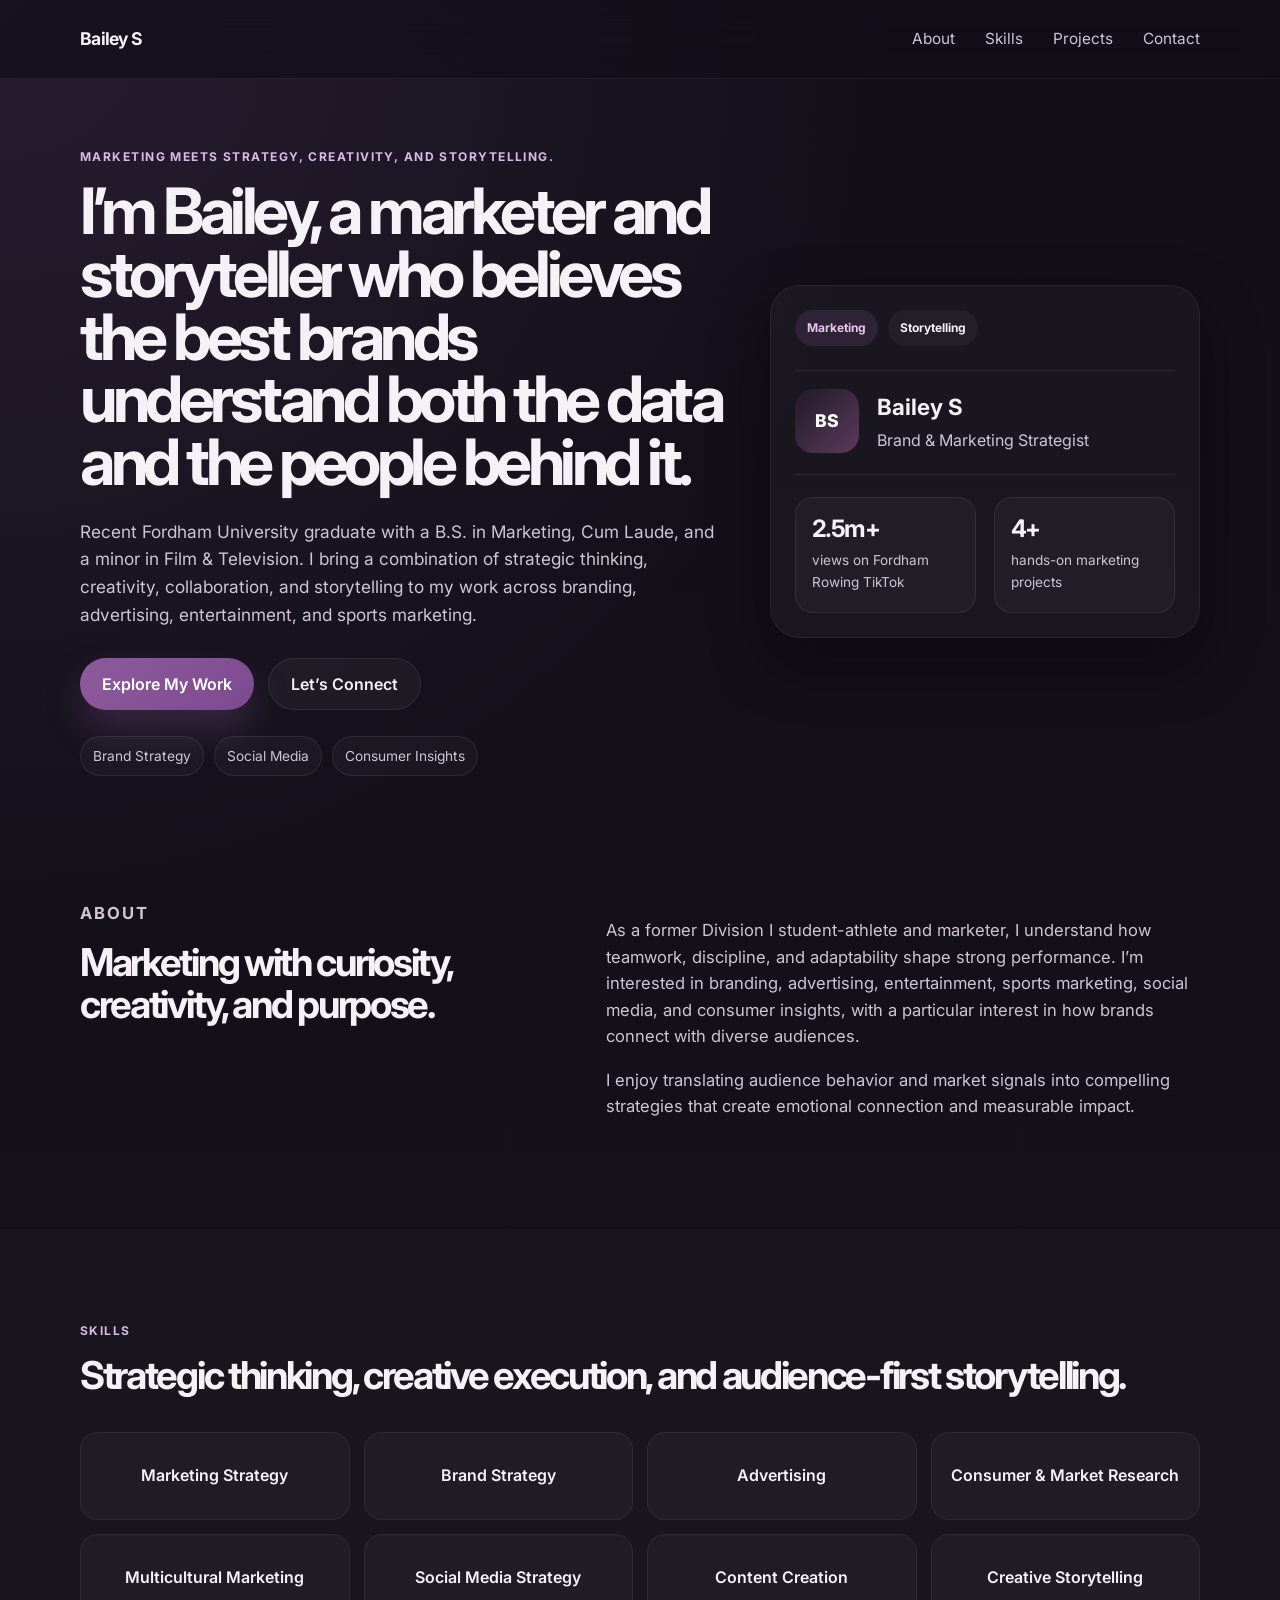
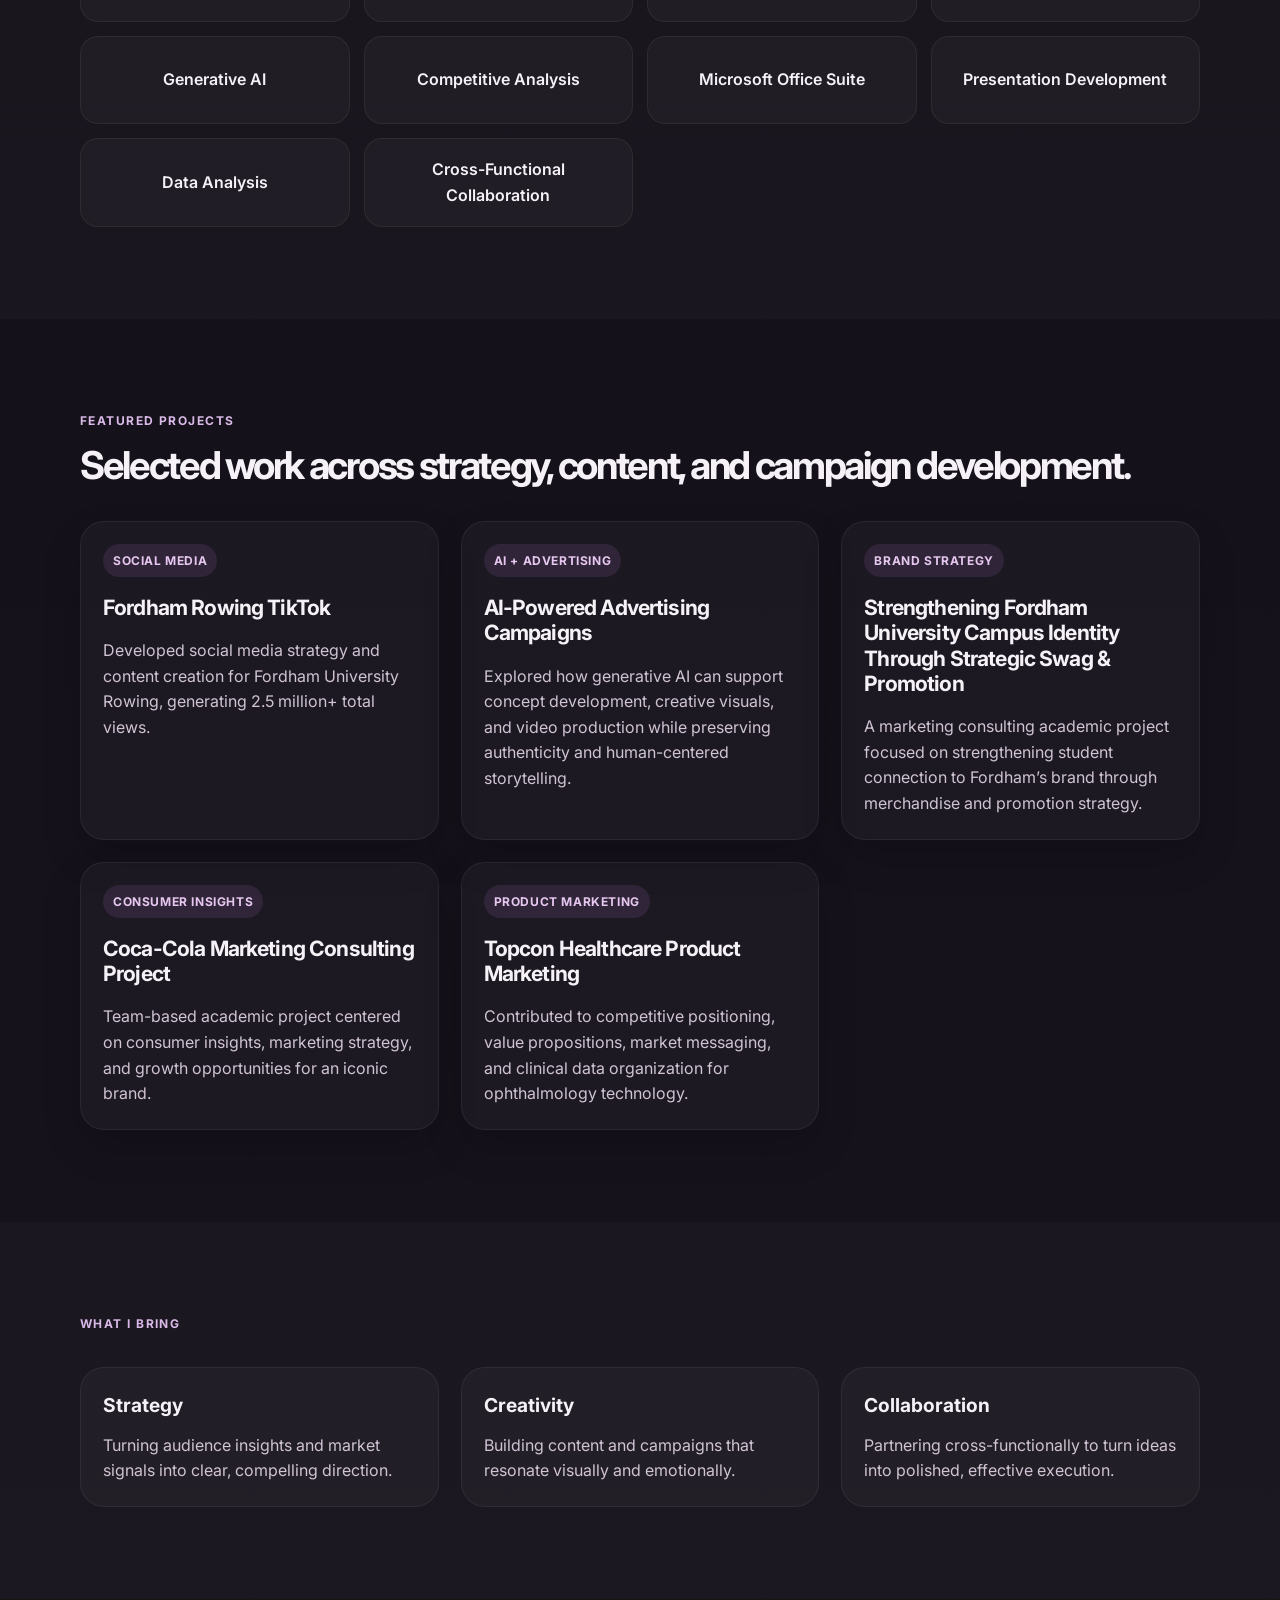
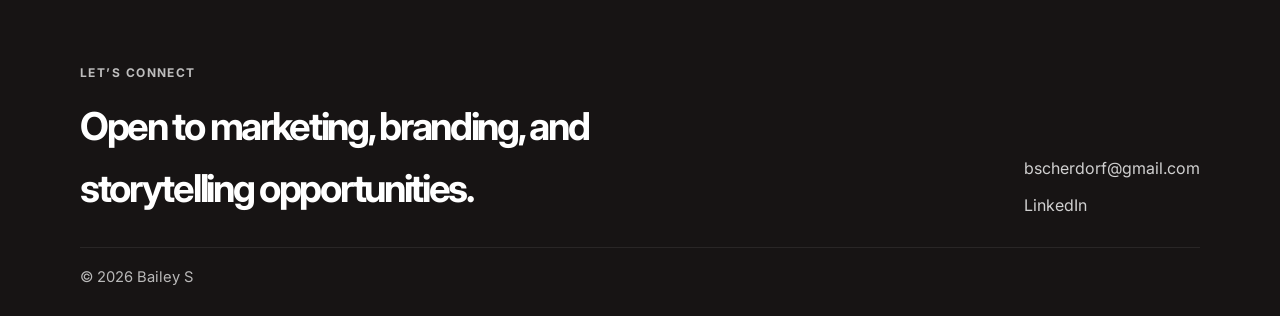
<file: index.html>
<!DOCTYPE html>
<html lang="en">
  <head>
    <meta charset="UTF-8" />
    <meta name="viewport" content="width=device-width, initial-scale=1.0" />
    <meta
      name="description"
      content="Bailey Scherdorf is a marketer and storyteller focused on branding, advertising, sports marketing, and consumer insights."
    />
    <title>Bailey S | Marketing Portfolio</title>
    <link rel="preconnect" href="https://fonts.googleapis.com" />
    <link rel="preconnect" href="https://fonts.gstatic.com" crossorigin />
    <link
      href="https://fonts.googleapis.com/css2?family=Inter:wght@400;500;600;700;800;900&display=swap"
      rel="stylesheet"
    />
    <link rel="stylesheet" href="styles.css" />
  </head>
  <body>
    <header class="site-header">
      <div class="container nav-wrap">
        <a href="#top" class="brand">Bailey S</a>
        <button class="nav-toggle" aria-label="Toggle menu" aria-expanded="false">
          <span></span>
          <span></span>
          <span></span>
        </button>
        <nav class="site-nav">
          <a href="#about">About</a>
          <a href="#skills">Skills</a>
          <a href="#projects">Projects</a>
          <a href="#contact">Contact</a>
        </nav>
      </div>
    </header>

    <main id="top">
      <section class="hero">
        <div class="container hero-inner">
          <div class="hero-copy">
            <p class="eyebrow">Marketing meets strategy, creativity, and storytelling.</p>
            <h1>
              I’m Bailey, a marketer and storyteller who believes the best brands understand both
              the data and the people behind it.
            </h1>
            <p class="lead">
              Recent Fordham University graduate with a B.S. in Marketing, Cum Laude, and a minor
              in Film &amp; Television. I bring a combination of strategic thinking, creativity,
              collaboration, and storytelling to my work across branding, advertising, entertainment,
              and sports marketing.
            </p>
            <div class="cta-row">
              <a class="button primary" href="#projects">Explore My Work</a>
              <a class="button secondary" href="#contact">Let’s Connect</a>
            </div>
            <ul class="mini-list" aria-label="Core focus areas">
              <li>Brand Strategy</li>
              <li>Social Media</li>
              <li>Consumer Insights</li>
            </ul>
          </div>

          <div class="hero-panel" aria-label="Profile summary card">
            <div class="panel-top">
              <span class="badge">Marketing</span>
              <span class="badge soft">Storytelling</span>
            </div>
            <div class="profile-card">
              <div class="avatar">BS</div>
              <div>
                <h2>Bailey S</h2>
                <p>Brand &amp; Marketing Strategist</p>
              </div>
            </div>
            <div class="stats-grid">
              <div>
                <strong>2.5m+</strong>
                <span>views on Fordham Rowing TikTok</span>
              </div>
              <div>
                <strong>4+</strong>
                <span>hands-on marketing projects</span>
              </div>
            </div>
          </div>
        </div>
      </section>

      <section id="about" class="section">
        <div class="container two-column">
          <div>
            <p class="section-label">About</p>
            <h2>Marketing with curiosity, creativity, and purpose.</h2>
          </div>
          <div>
            <p>
              As a former Division I student-athlete and marketer, I understand how teamwork,
              discipline, and adaptability shape strong performance. I’m interested in branding,
              advertising, entertainment, sports marketing, social media, and consumer insights,
              with a particular interest in how brands connect with diverse audiences.
            </p>
            <p>
              I enjoy translating audience behavior and market signals into compelling strategies that
              create emotional connection and measurable impact.
            </p>
          </div>
        </div>
      </section>

      <section id="skills" class="section alt">
        <div class="container">
          <p class="section-label">Skills</p>
          <h2>Strategic thinking, creative execution, and audience-first storytelling.</h2>
          <div class="skills-grid">
            <div class="skill-item">Marketing Strategy</div>
            <div class="skill-item">Brand Strategy</div>
            <div class="skill-item">Advertising</div>
            <div class="skill-item">Consumer &amp; Market Research</div>
            <div class="skill-item">Multicultural Marketing</div>
            <div class="skill-item">Social Media Strategy</div>
            <div class="skill-item">Content Creation</div>
            <div class="skill-item">Creative Storytelling</div>
            <div class="skill-item">Generative AI</div>
            <div class="skill-item">Competitive Analysis</div>
            <div class="skill-item">Microsoft Office Suite</div>
            <div class="skill-item">Presentation Development</div>
            <div class="skill-item">Data Analysis</div>
            <div class="skill-item">Cross-Functional Collaboration</div>
          </div>
        </div>
      </section>

      <section id="projects" class="section">
        <div class="container">
          <p class="section-label">Featured Projects</p>
          <h2>Selected work across strategy, content, and campaign development.</h2>

          <div class="projects-grid">
            <article class="project-card">
              <a href="projects/fordham-rowing.html" class="project-card-link">
                <div class="project-tag">Social Media</div>
                <h3>Fordham Rowing TikTok</h3>
                <p>
                  Developed social media strategy and content creation for Fordham University Rowing, generating 2.5 million+ total views.
                </p>
              </a>
            </article>

            <article class="project-card">
              <a href="projects/ai-advertising.html" class="project-card-link">
                <div class="project-tag">AI + Advertising</div>
                <h3>AI-Powered Advertising Campaigns</h3>
                <p>
                  Explored how generative AI can support concept development, creative visuals, and video production while preserving authenticity and human-centered storytelling.
                </p>
              </a>
            </article>

            <article class="project-card">
              <a href="projects/fordham-identity.html" class="project-card-link">
                <div class="project-tag">Brand Strategy</div>
                <h3>Strengthening Fordham University Campus Identity Through Strategic Swag &amp; Promotion</h3>
                <p>
                  A marketing consulting academic project focused on strengthening student connection to Fordham’s brand through merchandise and promotion strategy.
                </p>
              </a>
            </article>

            <article class="project-card">
              <a href="projects/coca-cola.html" class="project-card-link">
                <div class="project-tag">Consumer Insights</div>
                <h3>Coca-Cola Marketing Consulting Project</h3>
                <p>
                  Team-based academic project centered on consumer insights, marketing strategy, and growth opportunities for an iconic brand.
                </p>
              </a>
            </article>

            <article class="project-card">
              <a href="projects/topcon.html" class="project-card-link">
                <div class="project-tag">Product Marketing</div>
                <h3>Topcon Healthcare Product Marketing</h3>
                <p>
                  Contributed to competitive positioning, value propositions, market messaging, and clinical data organization for ophthalmology technology.
                </p>
              </a>
            </article>
          </div>
        </div>
      </section>

      <section class="section alt">
        <div class="container">
          <p class="section-label">What I Bring</p>
          <div class="value-grid">
            <div class="value-card">
              <h3>Strategy</h3>
              <p>Turning audience insights and market signals into clear, compelling direction.</p>
            </div>
            <div class="value-card">
              <h3>Creativity</h3>
              <p>Building content and campaigns that resonate visually and emotionally.</p>
            </div>
            <div class="value-card">
              <h3>Collaboration</h3>
              <p>Partnering cross-functionally to turn ideas into polished, effective execution.</p>
            </div>
          </div>
        </div>
      </section>
    </main>

    <footer id="contact" class="site-footer">
      <div class="container footer-inner">
        <div>
          <p class="section-label">Let’s connect</p>
          <h2>Open to marketing, branding, and storytelling opportunities.</h2>
        </div>
        <div class="footer-links">
          <a href="mailto:bscherdorf@gmail.com">bscherdorf@gmail.com</a>
          <a href="https://www.linkedin.com/in/baileyscherdorf/" target="_blank" rel="noreferrer">LinkedIn</a>
        </div>
      </div>
      <div class="container bottom-bar">
        <span>© <span id="year"></span> Bailey S</span>
      </div>
    </footer>

    <script src="script.js"></script>
  </body>
</html>
</file>
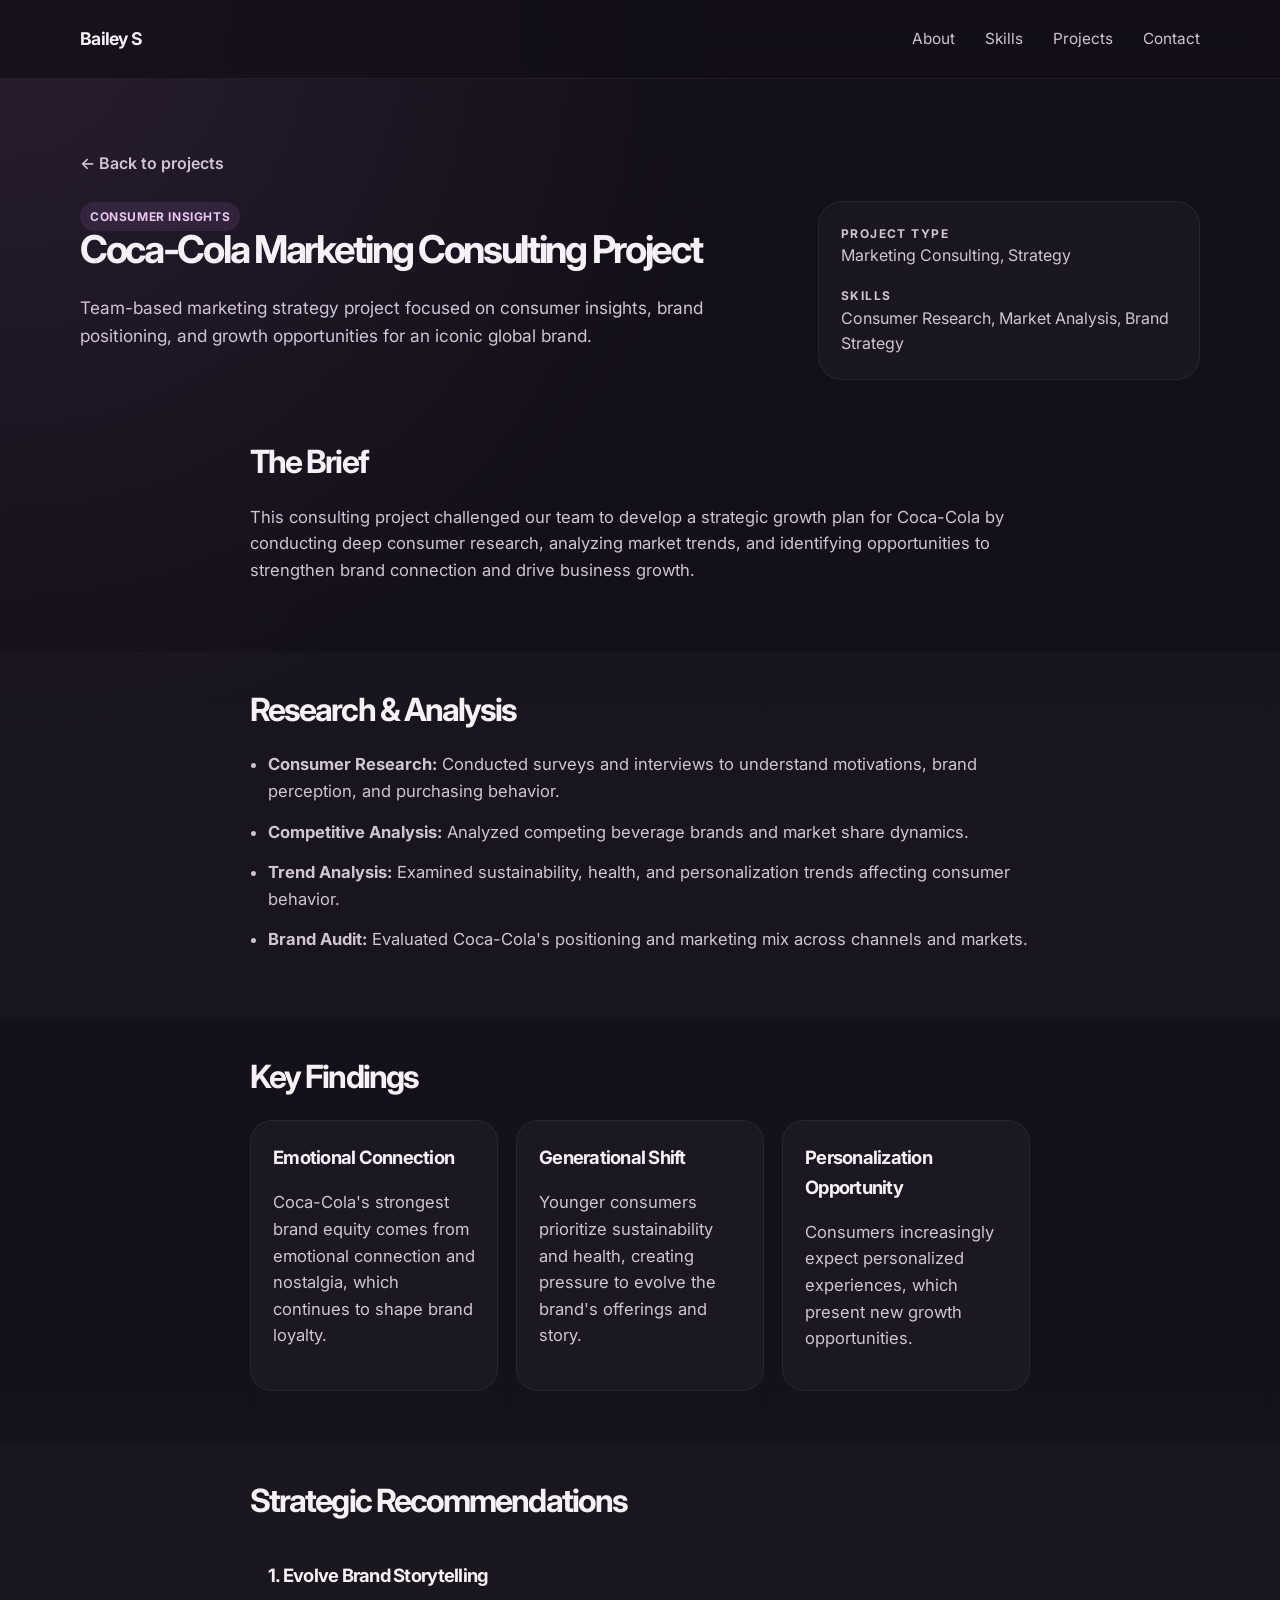
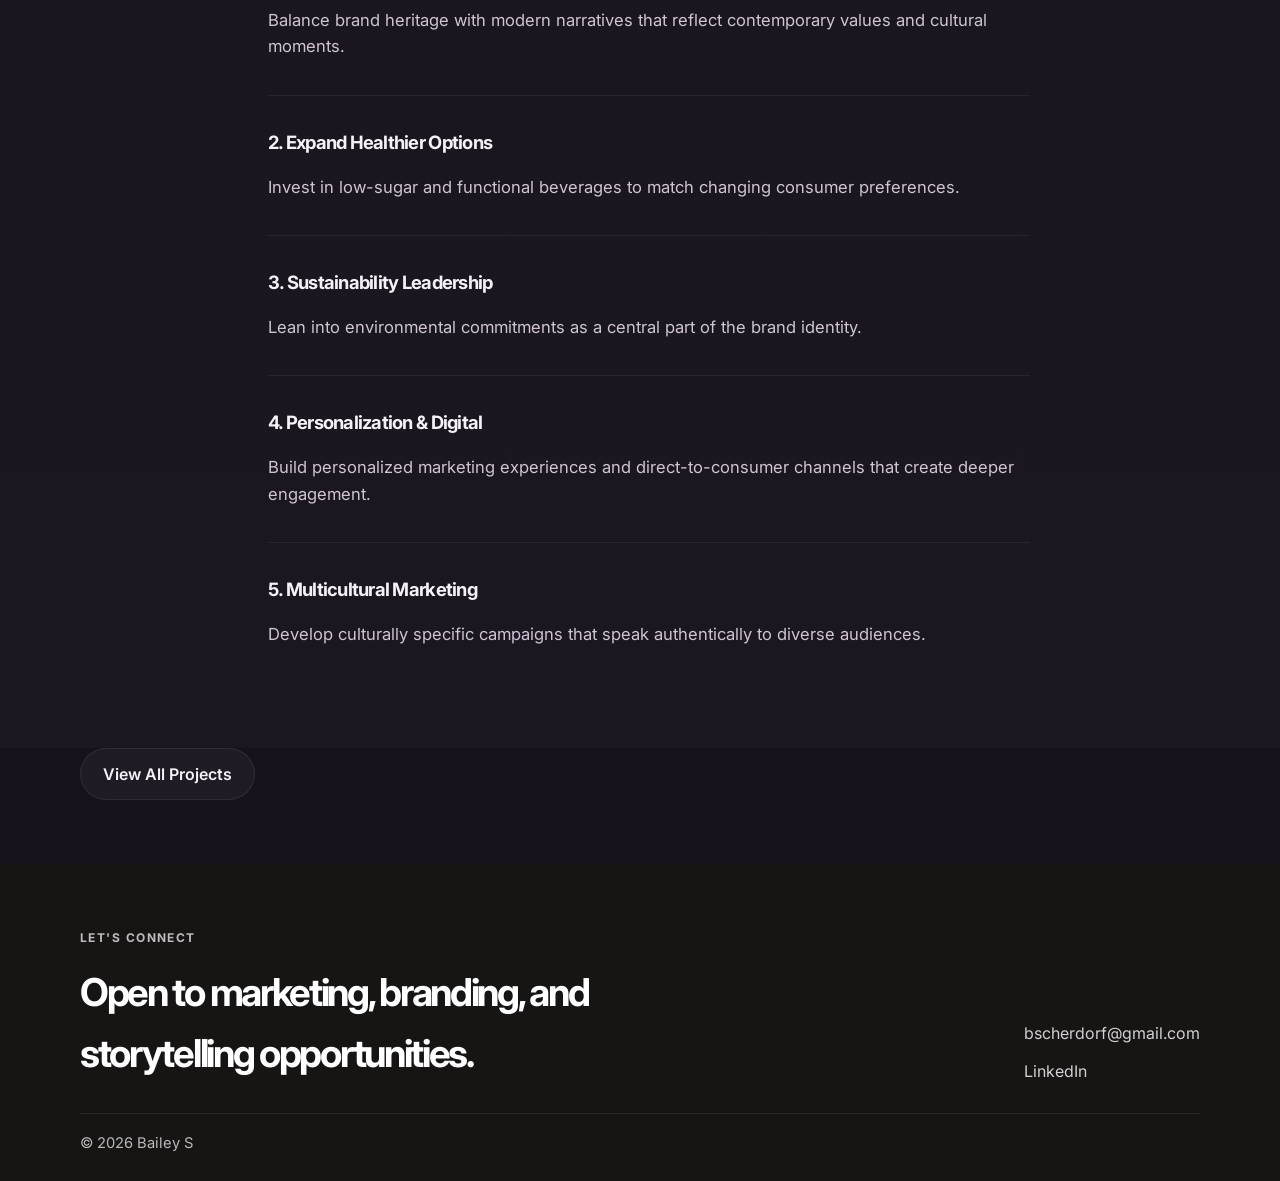
<file: projects/coca-cola.html>
<!DOCTYPE html>
<html lang="en">
  <head>
    <meta charset="UTF-8" />
    <meta name="viewport" content="width=device-width, initial-scale=1.0" />
    <meta
      name="description"
      content="Team-based marketing strategy project focused on brand and consumer insights for an iconic global brand."
    />
    <title>Coca-Cola Marketing Consulting | Bailey S</title>
    <link rel="preconnect" href="https://fonts.googleapis.com" />
    <link rel="preconnect" href="https://fonts.gstatic.com" crossorigin />
    <link
      href="https://fonts.googleapis.com/css2?family=Inter:wght@400;500;600;700;800;900&display=swap"
      rel="stylesheet"
    />
    <link rel="stylesheet" href="../styles.css" />
  </head>
  <body>
    <header class="site-header">
      <div class="container nav-wrap">
        <a href="../index.html" class="brand">Bailey S</a>
        <button class="nav-toggle" aria-label="Toggle menu" aria-expanded="false">
          <span></span>
          <span></span>
          <span></span>
        </button>
        <nav class="site-nav">
          <a href="../index.html#about">About</a>
          <a href="../index.html#skills">Skills</a>
          <a href="../index.html#projects">Projects</a>
          <a href="../index.html#contact">Contact</a>
        </nav>
      </div>
    </header>

    <main>
      <section class="project-hero">
        <div class="container">
          <a href="../index.html#projects" class="back-link">← Back to projects</a>
          <div class="project-hero-inner">
            <div>
              <span class="project-tag">Consumer Insights</span>
              <h1>Coca-Cola Marketing Consulting Project</h1>
              <p class="lead">
                Team-based marketing strategy project focused on consumer insights, brand positioning, and growth opportunities for an iconic global brand.
              </p>
            </div>
            <div class="project-meta">
              <div>
                <p class="meta-label">Project Type</p>
                <p>Marketing Consulting, Strategy</p>
              </div>
              <div>
                <p class="meta-label">Skills</p>
                <p>Consumer Research, Market Analysis, Brand Strategy</p>
              </div>
            </div>
          </div>
        </div>
      </section>

      <section class="project-section">
        <div class="container narrow">
          <h2>The Brief</h2>
          <p>
            This consulting project challenged our team to develop a strategic growth plan for Coca-Cola by conducting deep consumer research, analyzing market trends, and identifying opportunities to strengthen brand connection and drive business growth.
          </p>
        </div>
      </section>

      <section class="project-section alt">
        <div class="container narrow">
          <h2>Research &amp; Analysis</h2>
          <ul class="approach-list">
            <li><strong>Consumer Research:</strong> Conducted surveys and interviews to understand motivations, brand perception, and purchasing behavior.</li>
            <li><strong>Competitive Analysis:</strong> Analyzed competing beverage brands and market share dynamics.</li>
            <li><strong>Trend Analysis:</strong> Examined sustainability, health, and personalization trends affecting consumer behavior.</li>
            <li><strong>Brand Audit:</strong> Evaluated Coca-Cola's positioning and marketing mix across channels and markets.</li>
          </ul>
        </div>
      </section>

      <section class="project-section">
        <div class="container narrow">
          <h2>Key Findings</h2>
          <div class="insights-grid">
            <div class="insight-card">
              <h3>Emotional Connection</h3>
              <p>Coca-Cola's strongest brand equity comes from emotional connection and nostalgia, which continues to shape brand loyalty.</p>
            </div>
            <div class="insight-card">
              <h3>Generational Shift</h3>
              <p>Younger consumers prioritize sustainability and health, creating pressure to evolve the brand's offerings and story.</p>
            </div>
            <div class="insight-card">
              <h3>Personalization Opportunity</h3>
              <p>Consumers increasingly expect personalized experiences, which present new growth opportunities.</p>
            </div>
          </div>
        </div>
      </section>

      <section class="project-section alt">
        <div class="container narrow">
          <h2>Strategic Recommendations</h2>
          <div class="recommendations">
            <div class="rec-item">
              <h3>1. Evolve Brand Storytelling</h3>
              <p>Balance brand heritage with modern narratives that reflect contemporary values and cultural moments.</p>
            </div>
            <div class="rec-item">
              <h3>2. Expand Healthier Options</h3>
              <p>Invest in low-sugar and functional beverages to match changing consumer preferences.</p>
            </div>
            <div class="rec-item">
              <h3>3. Sustainability Leadership</h3>
              <p>Lean into environmental commitments as a central part of the brand identity.</p>
            </div>
            <div class="rec-item">
              <h3>4. Personalization &amp; Digital</h3>
              <p>Build personalized marketing experiences and direct-to-consumer channels that create deeper engagement.</p>
            </div>
            <div class="rec-item">
              <h3>5. Multicultural Marketing</h3>
              <p>Develop culturally specific campaigns that speak authentically to diverse audiences.</p>
            </div>
          </div>
        </div>
      </section>

      <section class="project-nav">
        <div class="container">
          <a href="../index.html#projects" class="button secondary">View All Projects</a>
        </div>
      </section>
    </main>

    <footer class="site-footer">
      <div class="container footer-inner">
        <div>
          <p class="section-label">Let's connect</p>
          <h2>Open to marketing, branding, and storytelling opportunities.</h2>
        </div>
        <div class="footer-links">
          <a href="mailto:bscherdorf@gmail.com">bscherdorf@gmail.com</a>
          <a href="https://www.linkedin.com/in/baileyscherdorf/" target="_blank" rel="noreferrer">LinkedIn</a>
        </div>
      </div>
      <div class="container bottom-bar">
        <span>© <span id="year"></span> Bailey S</span>
      </div>
    </footer>

    <script src="../script.js"></script>
  </body>
</html>
</file>
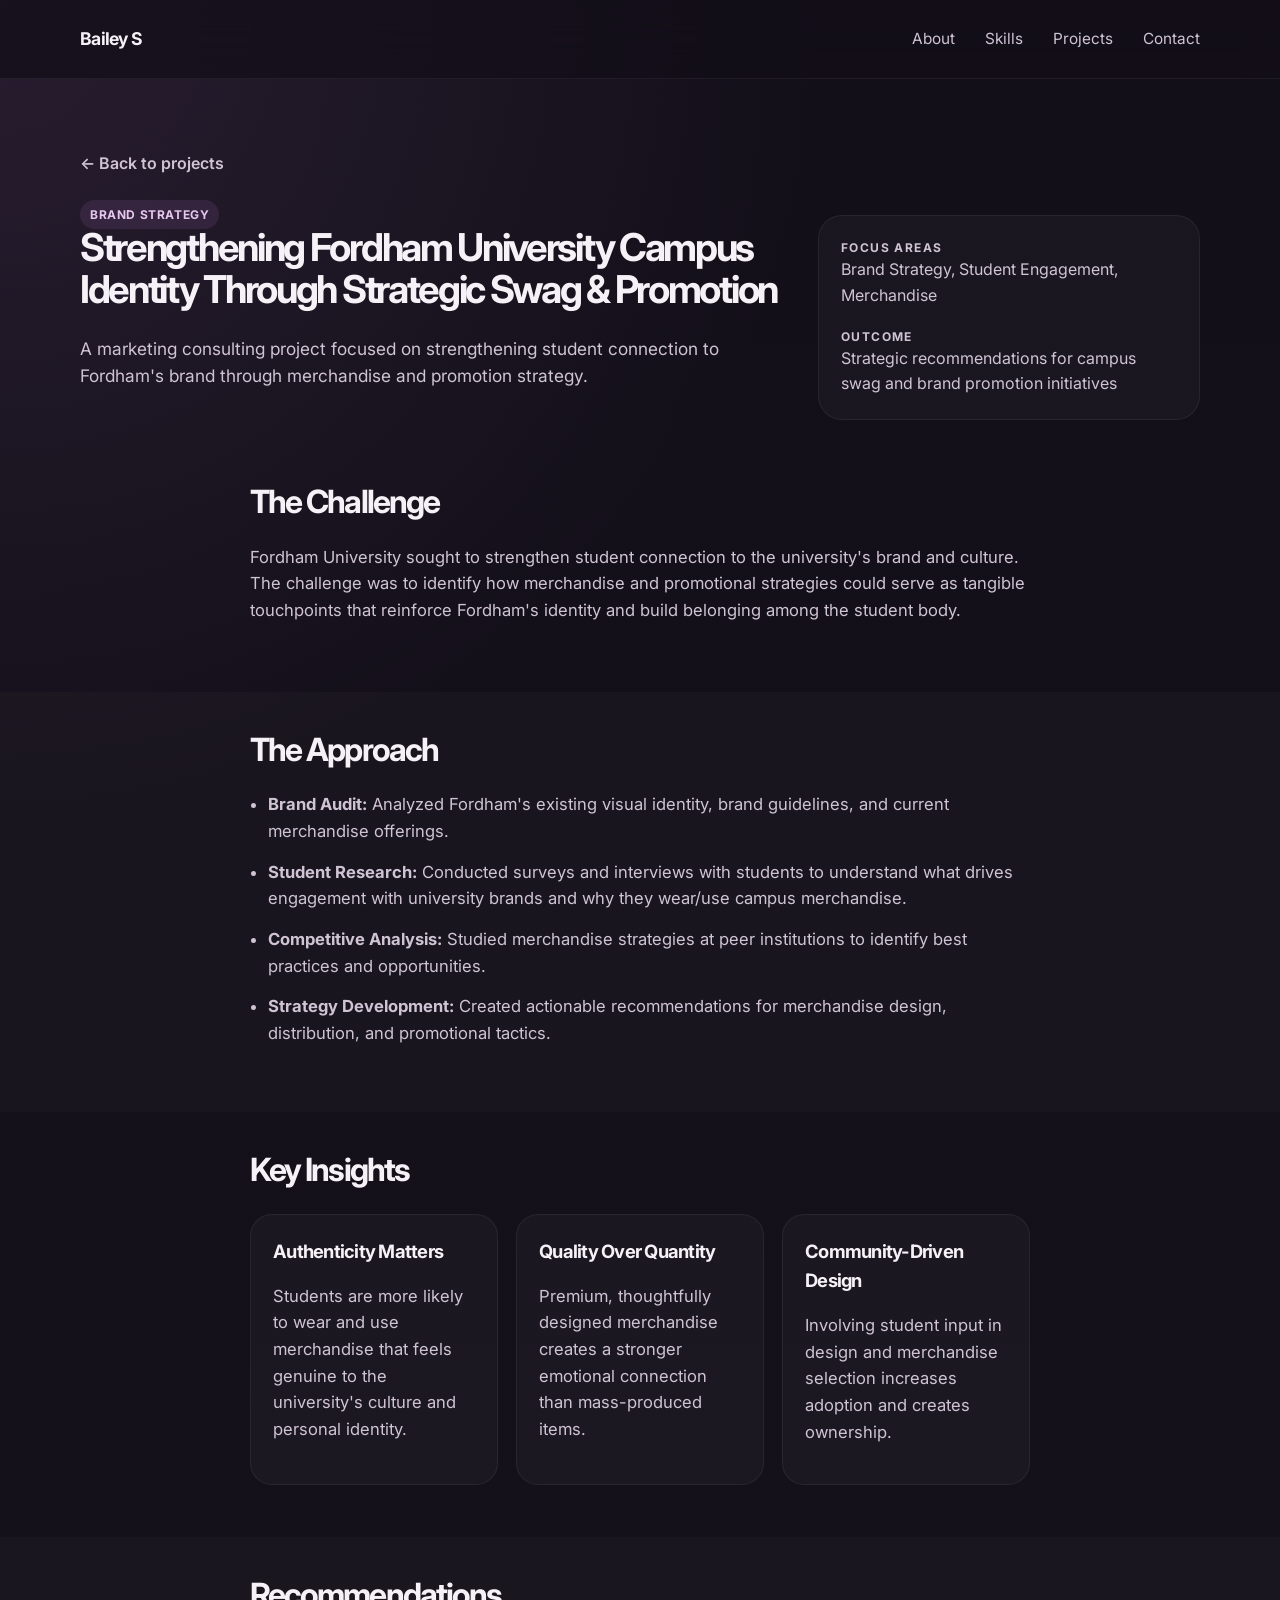
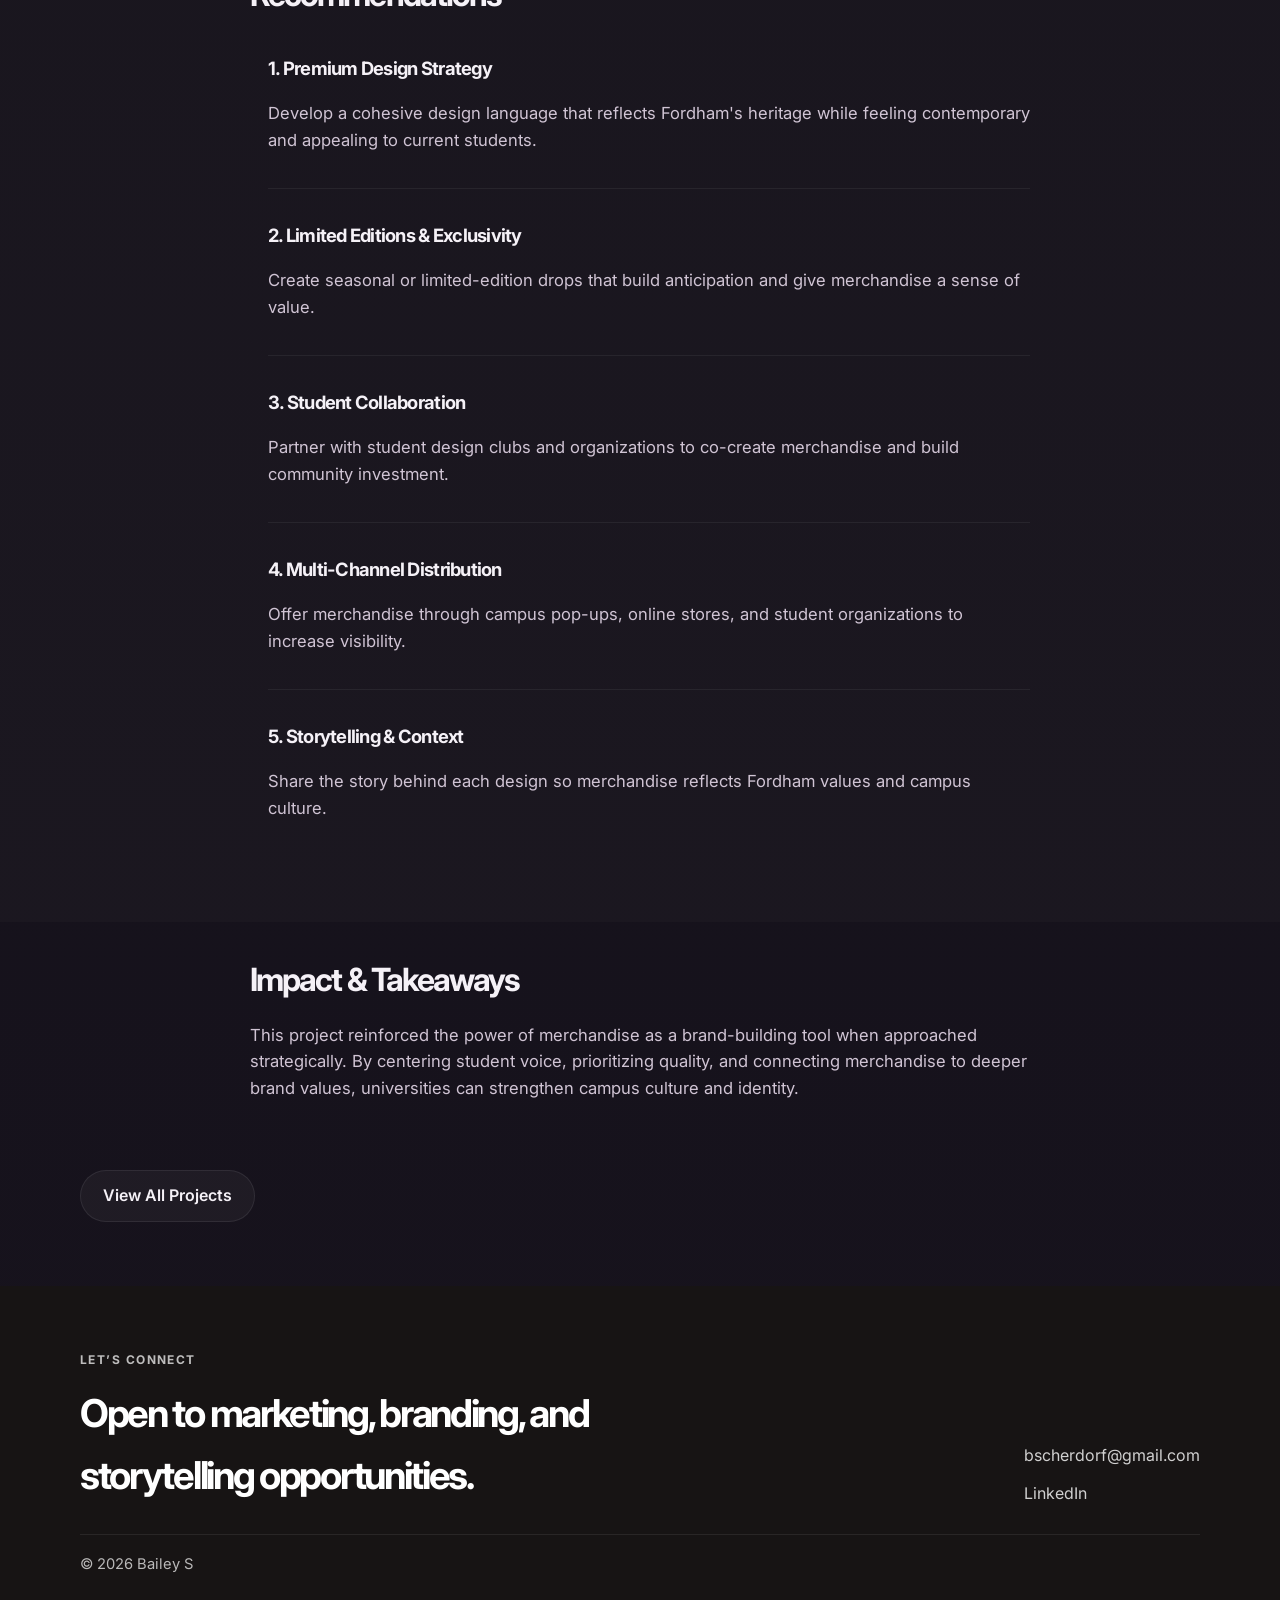
<file: projects/fordham-identity.html>
<!DOCTYPE html>
<html lang="en">
  <head>
    <meta charset="UTF-8" />
    <meta name="viewport" content="width=device-width, initial-scale=1.0" />
    <meta
      name="description"
      content="A marketing consulting project focused on strengthening student connection to Fordham's brand through merchandise and promotion strategy."
    />
    <title>Fordham Campus Identity | Bailey S</title>
    <link rel="preconnect" href="https://fonts.googleapis.com" />
    <link rel="preconnect" href="https://fonts.gstatic.com" crossorigin />
    <link
      href="https://fonts.googleapis.com/css2?family=Inter:wght@400;500;600;700;800;900&display=swap"
      rel="stylesheet"
    />
    <link rel="stylesheet" href="../styles.css" />
  </head>
  <body>
    <header class="site-header">
      <div class="container nav-wrap">
        <a href="../index.html" class="brand">Bailey S</a>
        <button class="nav-toggle" aria-label="Toggle menu" aria-expanded="false">
          <span></span>
          <span></span>
          <span></span>
        </button>
        <nav class="site-nav">
          <a href="../index.html#about">About</a>
          <a href="../index.html#skills">Skills</a>
          <a href="../index.html#projects">Projects</a>
          <a href="../index.html#contact">Contact</a>
        </nav>
      </div>
    </header>

    <main>
      <section class="project-hero">
        <div class="container">
          <a href="../index.html#projects" class="back-link">← Back to projects</a>
          <div class="project-hero-inner">
            <div>
              <span class="project-tag">Brand Strategy</span>
              <h1>Strengthening Fordham University Campus Identity Through Strategic Swag &amp; Promotion</h1>
              <p class="lead">
                A marketing consulting project focused on strengthening student connection to Fordham's brand through merchandise and promotion strategy.
              </p>
            </div>
            <div class="project-meta">
              <div>
                <p class="meta-label">Focus Areas</p>
                <p>Brand Strategy, Student Engagement, Merchandise</p>
              </div>
              <div>
                <p class="meta-label">Outcome</p>
                <p>Strategic recommendations for campus swag and brand promotion initiatives</p>
              </div>
            </div>
          </div>
        </div>
      </section>

      <section class="project-section">
        <div class="container narrow">
          <h2>The Challenge</h2>
          <p>
            Fordham University sought to strengthen student connection to the university's brand and culture. The challenge was to identify how merchandise and promotional strategies could serve as tangible touchpoints that reinforce Fordham's identity and build belonging among the student body.
          </p>
        </div>
      </section>

      <section class="project-section alt">
        <div class="container narrow">
          <h2>The Approach</h2>
          <ul class="approach-list">
            <li><strong>Brand Audit:</strong> Analyzed Fordham's existing visual identity, brand guidelines, and current merchandise offerings.</li>
            <li><strong>Student Research:</strong> Conducted surveys and interviews with students to understand what drives engagement with university brands and why they wear/use campus merchandise.</li>
            <li><strong>Competitive Analysis:</strong> Studied merchandise strategies at peer institutions to identify best practices and opportunities.</li>
            <li><strong>Strategy Development:</strong> Created actionable recommendations for merchandise design, distribution, and promotional tactics.</li>
          </ul>
        </div>
      </section>

      <section class="project-section">
        <div class="container narrow">
          <h2>Key Insights</h2>
          <div class="insights-grid">
            <div class="insight-card">
              <h3>Authenticity Matters</h3>
              <p>Students are more likely to wear and use merchandise that feels genuine to the university's culture and personal identity.</p>
            </div>
            <div class="insight-card">
              <h3>Quality Over Quantity</h3>
              <p>Premium, thoughtfully designed merchandise creates a stronger emotional connection than mass-produced items.</p>
            </div>
            <div class="insight-card">
              <h3>Community-Driven Design</h3>
              <p>Involving student input in design and merchandise selection increases adoption and creates ownership.</p>
            </div>
          </div>
        </div>
      </section>

      <section class="project-section alt">
        <div class="container narrow">
          <h2>Recommendations</h2>
          <div class="recommendations">
            <div class="rec-item">
              <h3>1. Premium Design Strategy</h3>
              <p>Develop a cohesive design language that reflects Fordham's heritage while feeling contemporary and appealing to current students.</p>
            </div>
            <div class="rec-item">
              <h3>2. Limited Editions &amp; Exclusivity</h3>
              <p>Create seasonal or limited-edition drops that build anticipation and give merchandise a sense of value.</p>
            </div>
            <div class="rec-item">
              <h3>3. Student Collaboration</h3>
              <p>Partner with student design clubs and organizations to co-create merchandise and build community investment.</p>
            </div>
            <div class="rec-item">
              <h3>4. Multi-Channel Distribution</h3>
              <p>Offer merchandise through campus pop-ups, online stores, and student organizations to increase visibility.</p>
            </div>
            <div class="rec-item">
              <h3>5. Storytelling &amp; Context</h3>
              <p>Share the story behind each design so merchandise reflects Fordham values and campus culture.</p>
            </div>
          </div>
        </div>
      </section>

      <section class="project-section">
        <div class="container narrow">
          <h2>Impact &amp; Takeaways</h2>
          <p>
            This project reinforced the power of merchandise as a brand-building tool when approached strategically. By centering student voice, prioritizing quality, and connecting merchandise to deeper brand values, universities can strengthen campus culture and identity.
          </p>
        </div>
      </section>

      <section class="project-nav">
        <div class="container">
          <a href="../index.html#projects" class="button secondary">View All Projects</a>
        </div>
      </section>
    </main>

    <footer class="site-footer">
      <div class="container footer-inner">
        <div>
          <p class="section-label">Let’s connect</p>
          <h2>Open to marketing, branding, and storytelling opportunities.</h2>
        </div>
        <div class="footer-links">
          <a href="mailto:bscherdorf@gmail.com">bscherdorf@gmail.com</a>
          <a href="https://www.linkedin.com/in/baileyscherdorf/" target="_blank" rel="noreferrer">LinkedIn</a>
        </div>
      </div>
      <div class="container bottom-bar">
        <span>© <span id="year"></span> Bailey S</span>
      </div>
    </footer>

    <script src="../script.js"></script>
  </body>
</html>
</file>
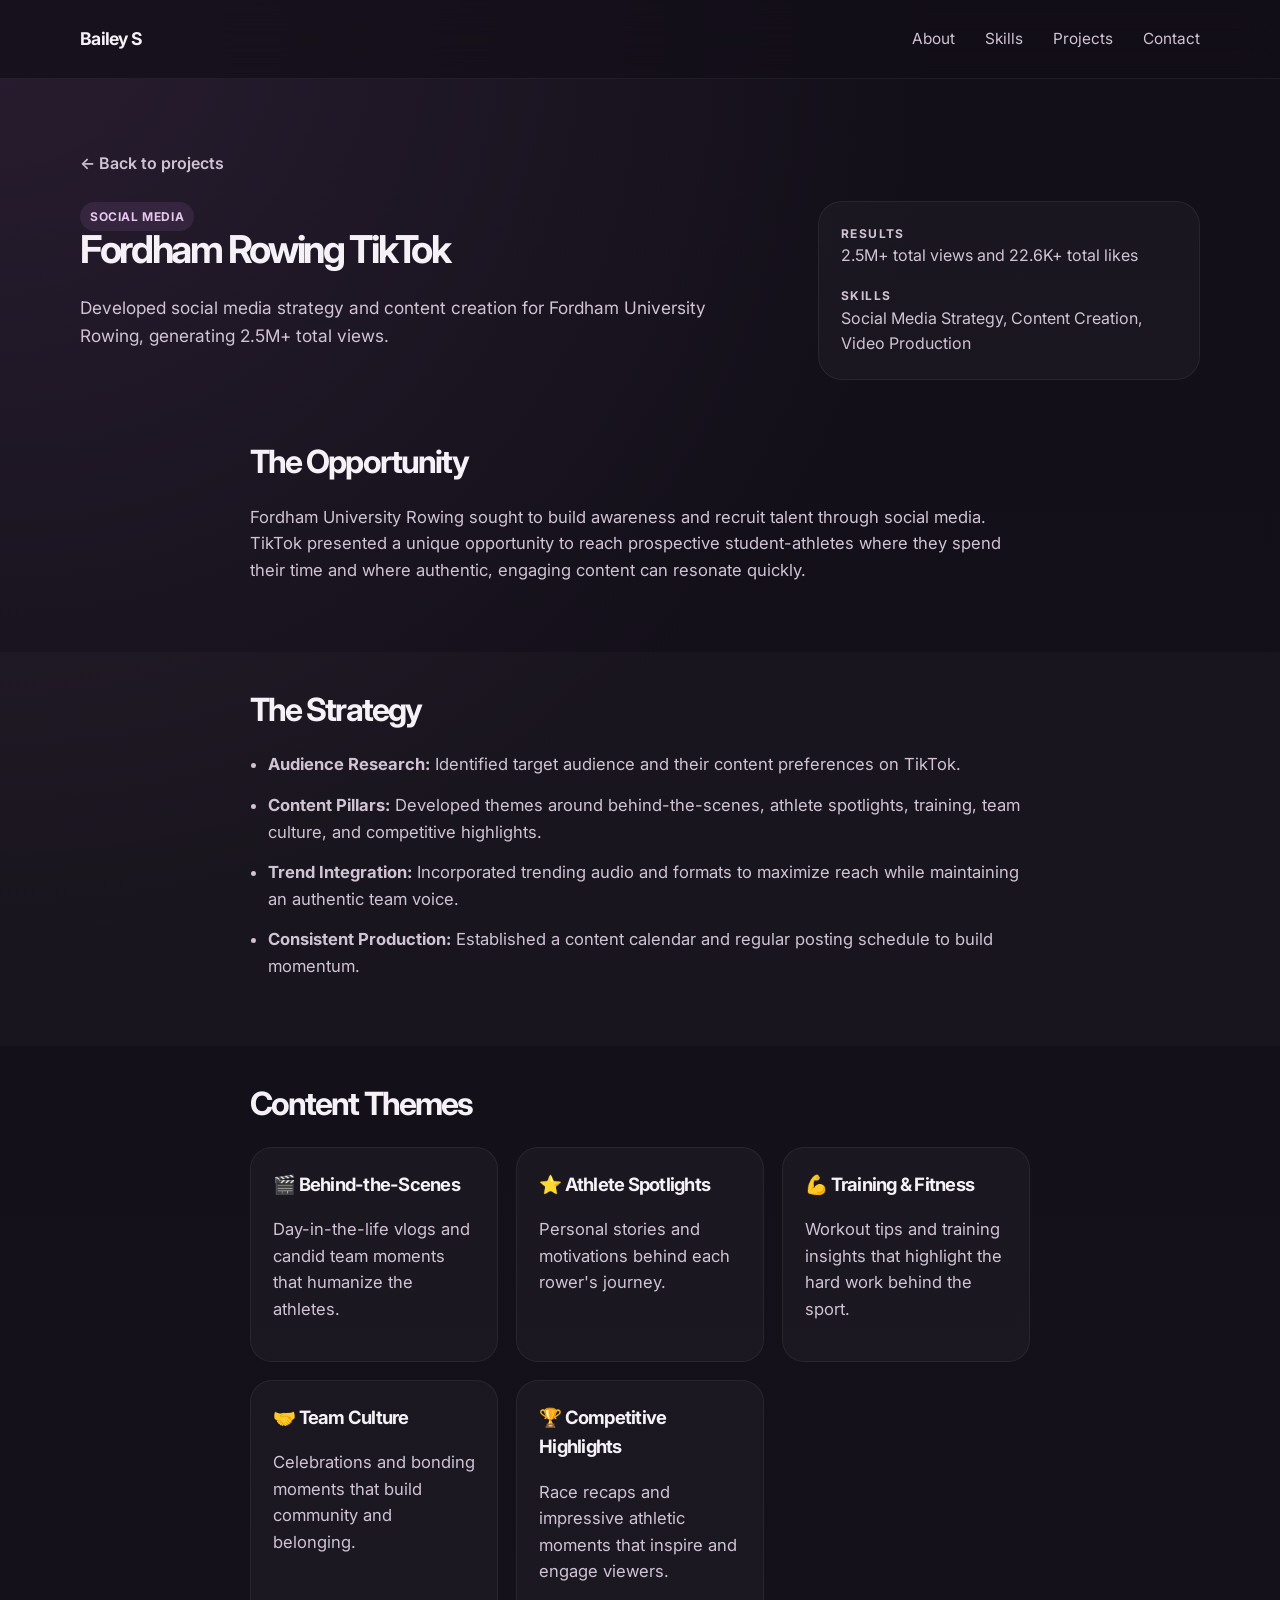
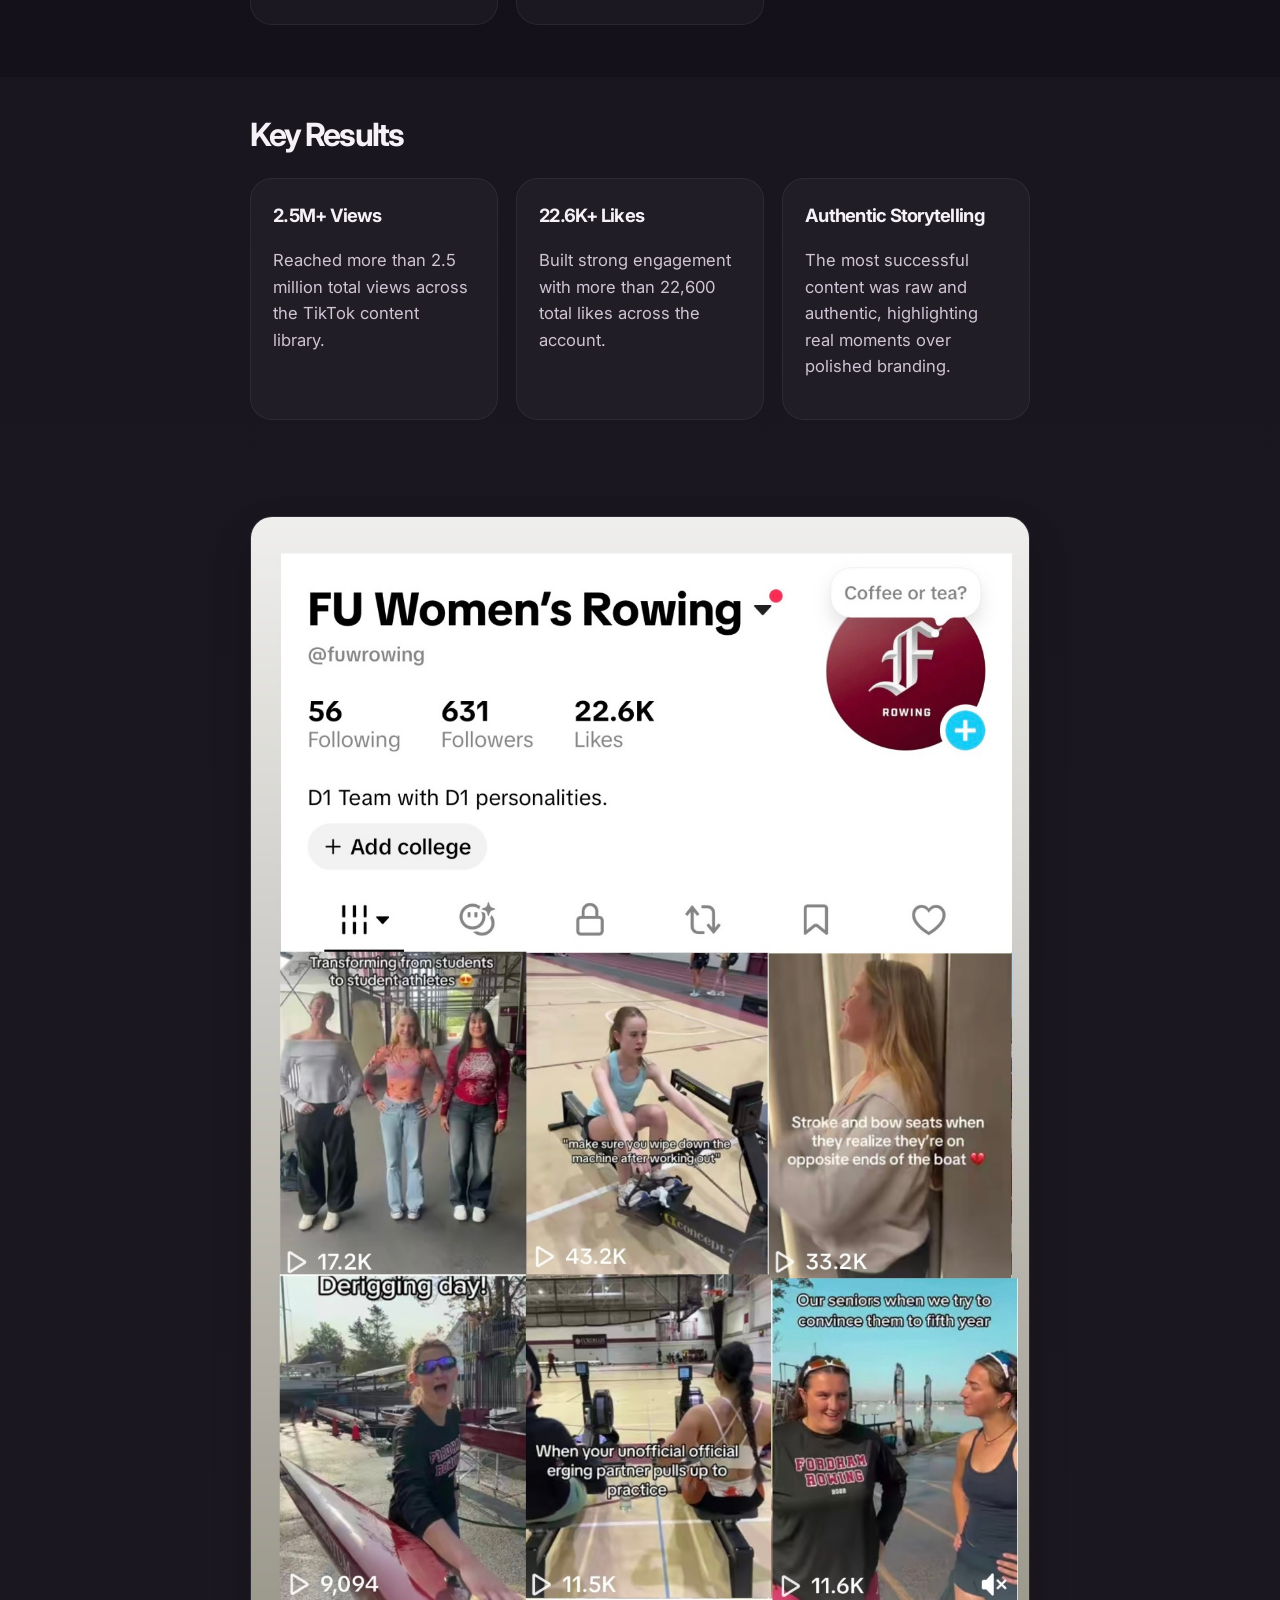
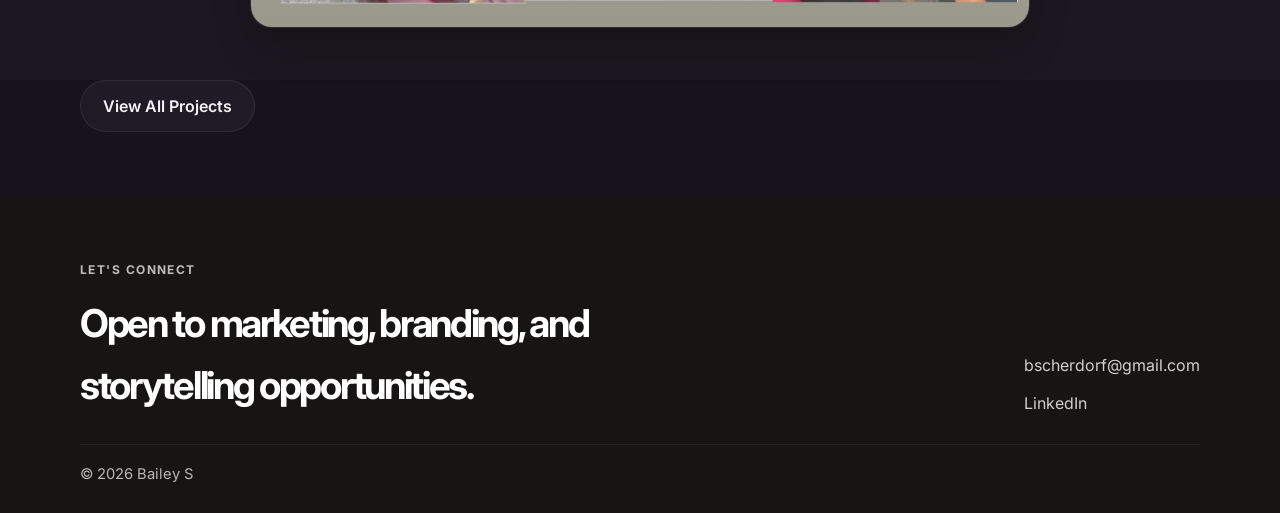
<file: projects/fordham-rowing.html>
<!DOCTYPE html>
<html lang="en">
  <head>
    <meta charset="UTF-8" />
    <meta name="viewport" content="width=device-width, initial-scale=1.0" />
    <meta
      name="description"
      content="Developed social media strategy and content creation for Fordham University Rowing, generating 2.5M+ total views on TikTok."
    />
    <title>Fordham Rowing TikTok | Bailey S</title>
    <link rel="preconnect" href="https://fonts.googleapis.com" />
    <link rel="preconnect" href="https://fonts.gstatic.com" crossorigin />
    <link
      href="https://fonts.googleapis.com/css2?family=Inter:wght@400;500;600;700;800;900&display=swap"
      rel="stylesheet"
    />
    <link rel="stylesheet" href="../styles.css" />
  </head>
  <body>
    <header class="site-header">
      <div class="container nav-wrap">
        <a href="../index.html" class="brand">Bailey S</a>
        <button class="nav-toggle" aria-label="Toggle menu" aria-expanded="false">
          <span></span>
          <span></span>
          <span></span>
        </button>
        <nav class="site-nav">
          <a href="../index.html#about">About</a>
          <a href="../index.html#skills">Skills</a>
          <a href="../index.html#projects">Projects</a>
          <a href="../index.html#contact">Contact</a>
        </nav>
      </div>
    </header>

    <main>
      <section class="project-hero">
        <div class="container">
          <a href="../index.html#projects" class="back-link">← Back to projects</a>
          <div class="project-hero-inner">
            <div>
              <span class="project-tag">Social Media</span>
              <h1>Fordham Rowing TikTok</h1>
              <p class="lead">
                Developed social media strategy and content creation for Fordham University Rowing, generating 2.5M+ total views.
              </p>
            </div>
            <div class="project-meta">
              <div>
                <p class="meta-label">Results</p>
                <p>2.5M+ total views and 22.6K+ total likes</p>
              </div>
              <div>
                <p class="meta-label">Skills</p>
                <p>Social Media Strategy, Content Creation, Video Production</p>
              </div>
            </div>
          </div>
        </div>
      </section>

      <section class="project-section">
        <div class="container narrow">
          <h2>The Opportunity</h2>
          <p>
            Fordham University Rowing sought to build awareness and recruit talent through social media. TikTok presented a unique opportunity to reach prospective student-athletes where they spend their time and where authentic, engaging content can resonate quickly.
          </p>
        </div>
      </section>

      <section class="project-section alt">
        <div class="container narrow">
          <h2>The Strategy</h2>
          <ul class="approach-list">
            <li><strong>Audience Research:</strong> Identified target audience and their content preferences on TikTok.</li>
            <li><strong>Content Pillars:</strong> Developed themes around behind-the-scenes, athlete spotlights, training, team culture, and competitive highlights.</li>
            <li><strong>Trend Integration:</strong> Incorporated trending audio and formats to maximize reach while maintaining an authentic team voice.</li>
            <li><strong>Consistent Production:</strong> Established a content calendar and regular posting schedule to build momentum.</li>
          </ul>
        </div>
      </section>

      <section class="project-section">
        <div class="container narrow">
          <h2>Content Themes</h2>
          <div class="content-themes">
            <div class="theme-card">
              <h3>🎬 Behind-the-Scenes</h3>
              <p>Day-in-the-life vlogs and candid team moments that humanize the athletes.</p>
            </div>
            <div class="theme-card">
              <h3>⭐ Athlete Spotlights</h3>
              <p>Personal stories and motivations behind each rower's journey.</p>
            </div>
            <div class="theme-card">
              <h3>💪 Training &amp; Fitness</h3>
              <p>Workout tips and training insights that highlight the hard work behind the sport.</p>
            </div>
            <div class="theme-card">
              <h3>🤝 Team Culture</h3>
              <p>Celebrations and bonding moments that build community and belonging.</p>
            </div>
            <div class="theme-card">
              <h3>🏆 Competitive Highlights</h3>
              <p>Race recaps and impressive athletic moments that inspire and engage viewers.</p>
            </div>
          </div>
        </div>
      </section>

      <section class="project-section alt">
        <div class="container narrow">
          <h2>Key Results</h2>
          <div class="insights-grid">
            <div class="insight-card">
              <h3>2.5M+ Views</h3>
              <p>Reached more than 2.5 million total views across the TikTok content library.</p>
            </div>
            <div class="insight-card">
              <h3>22.6K+ Likes</h3>
              <p>Built strong engagement with more than 22,600 total likes across the account.</p>
            </div>
            <div class="insight-card">
              <h3>Authentic Storytelling</h3>
              <p>The most successful content was raw and authentic, highlighting real moments over polished branding.</p>
            </div>
          </div>
        </div>
      </section>

      <section class="project-section alt">
        <div class="container narrow">
          <div class="profile-screenshot-wrap">
            <figure class="profile-screenshot">
              <img
                src="../images/79536151-75EF-4E1C-A2F8-EF32F9E61183.jpg"
                alt="Fordham University Rowing TikTok profile"
              />
            </figure>
          </div>
        </div>
      </section>

      <section class="project-nav">
        <div class="container">
          <a href="../index.html#projects" class="button secondary">View All Projects</a>
        </div>
      </section>
    </main>

    <footer class="site-footer">
      <div class="container footer-inner">
        <div>
          <p class="section-label">Let's connect</p>
          <h2>Open to marketing, branding, and storytelling opportunities.</h2>
        </div>
        <div class="footer-links">
          <a href="mailto:bscherdorf@gmail.com">bscherdorf@gmail.com</a>
          <a href="https://www.linkedin.com/in/baileyscherdorf/" target="_blank" rel="noreferrer">LinkedIn</a>
        </div>
      </div>
      <div class="container bottom-bar">
        <span>© <span id="year"></span> Bailey S</span>
      </div>
    </footer>

    <script src="../script.js"></script>
  </body>
</html>
</file>
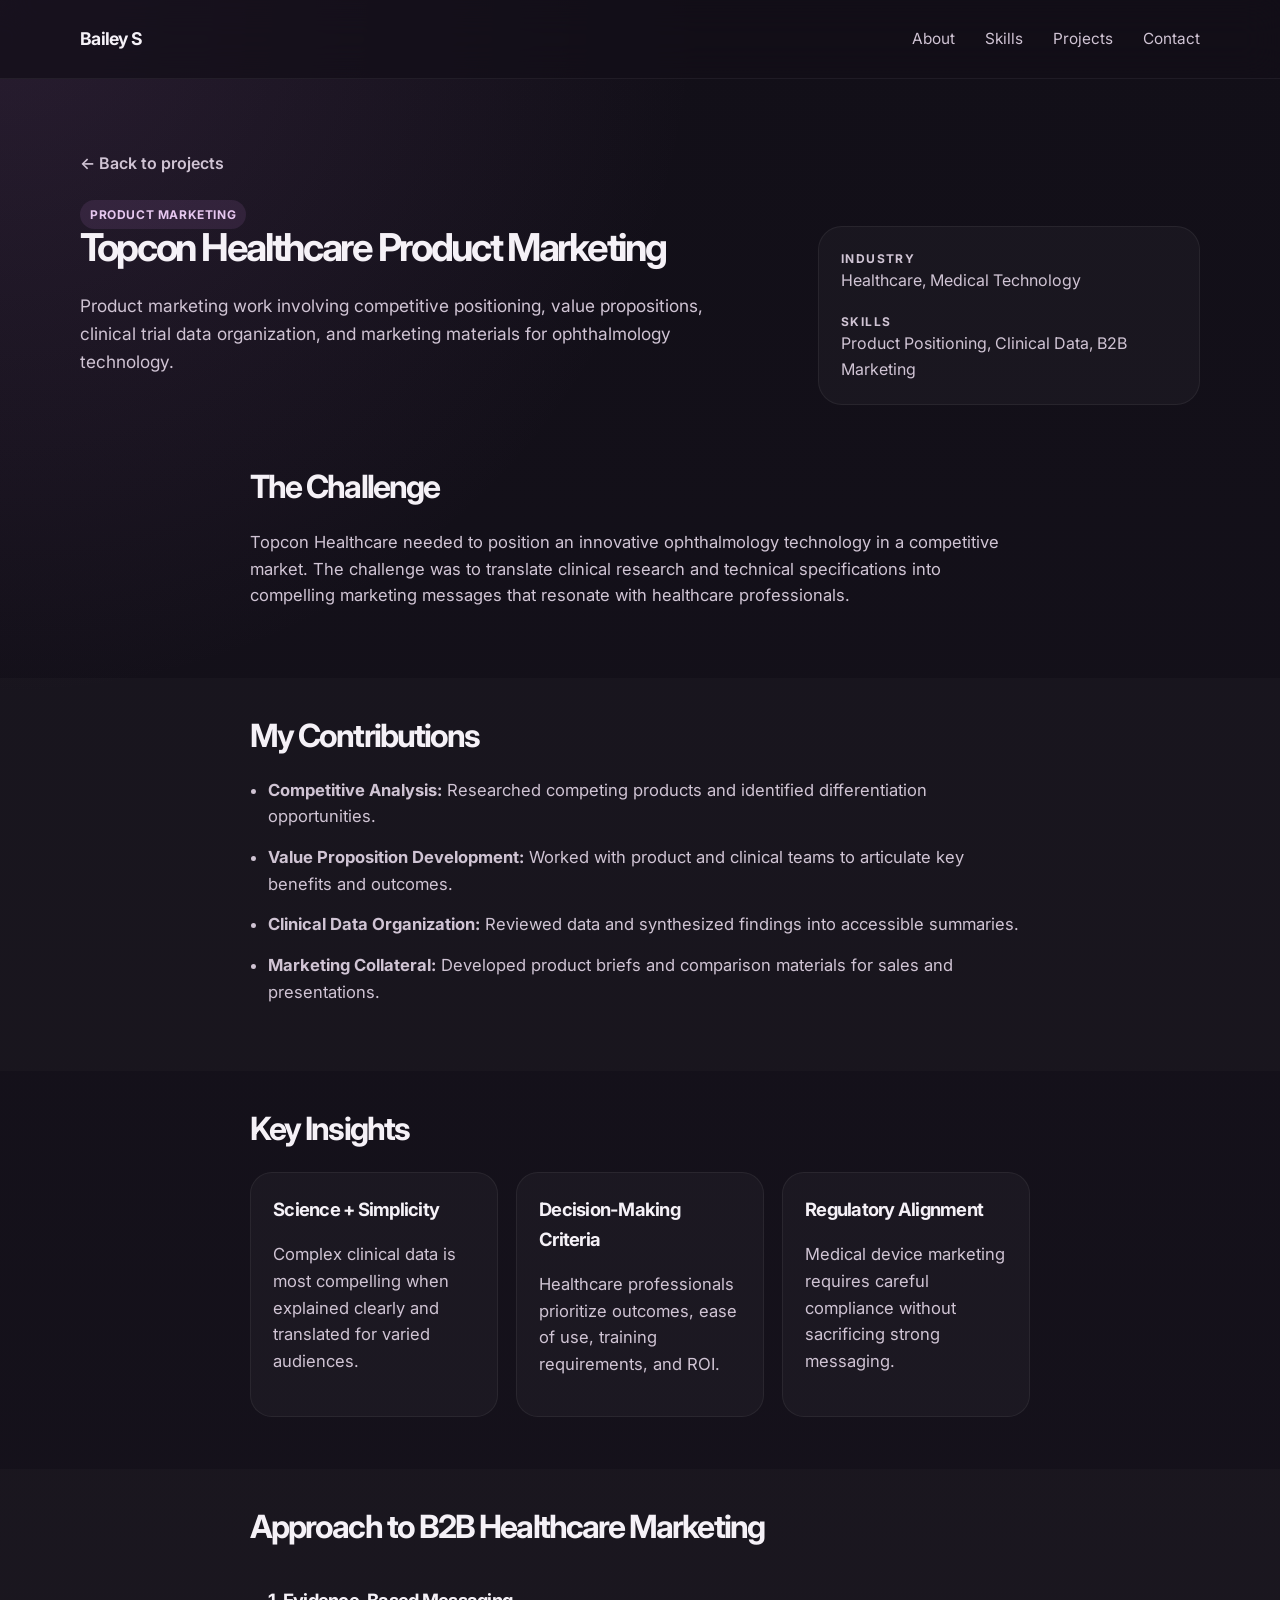
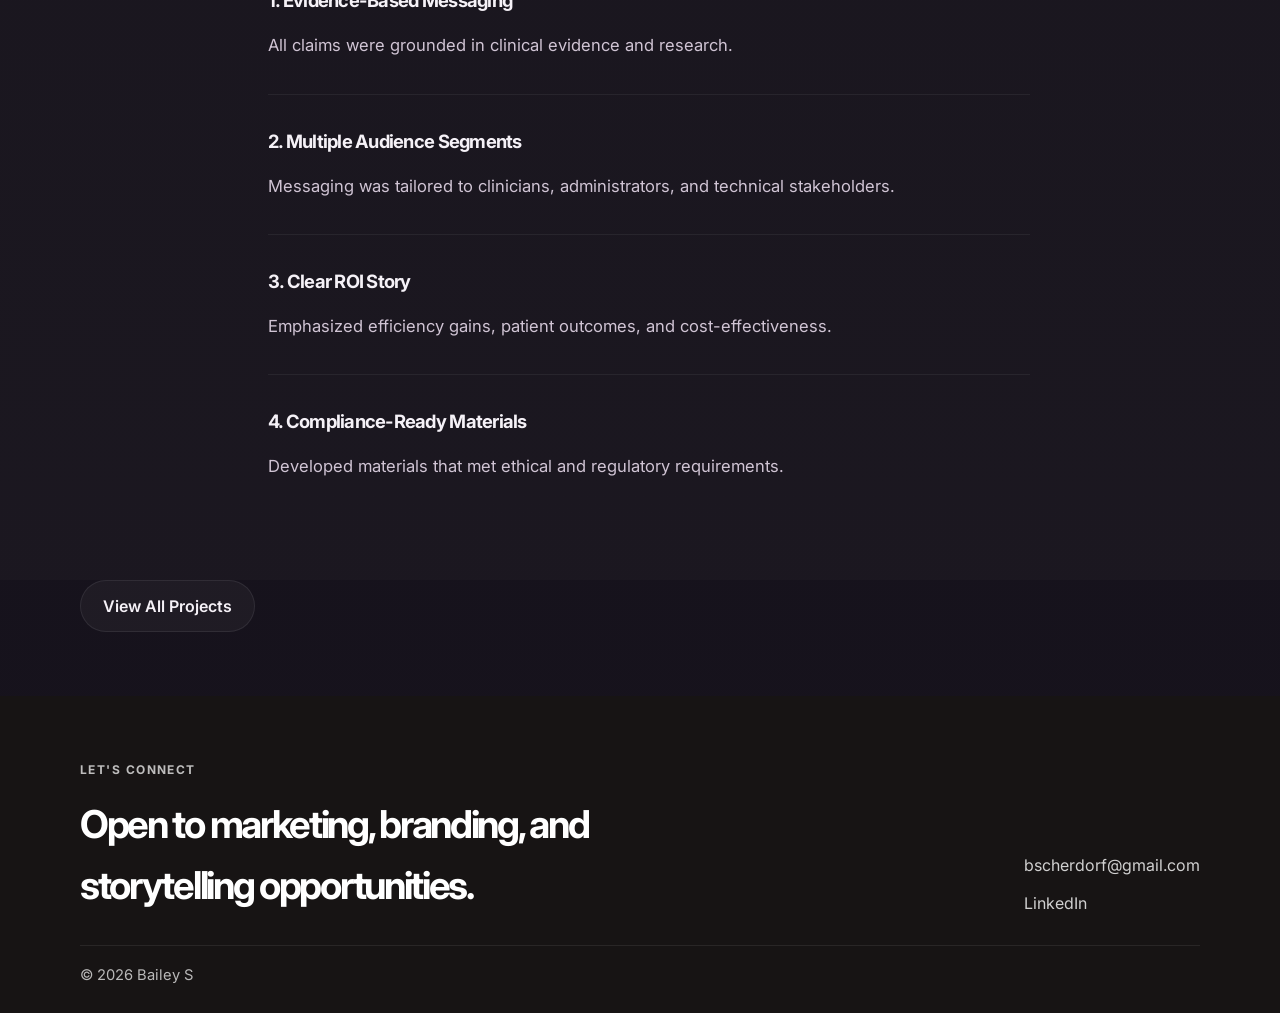
<file: projects/topcon.html>
<!DOCTYPE html>
<html lang="en">
  <head>
    <meta charset="UTF-8" />
    <meta name="viewport" content="width=device-width, initial-scale=1.0" />
    <meta
      name="description"
      content="Product marketing work involving competitive positioning, value propositions, clinical trial data organization, and marketing materials for ophthalmology technology."
    />
    <title>Topcon Healthcare Product Marketing | Bailey S</title>
    <link rel="preconnect" href="https://fonts.googleapis.com" />
    <link rel="preconnect" href="https://fonts.gstatic.com" crossorigin />
    <link
      href="https://fonts.googleapis.com/css2?family=Inter:wght@400;500;600;700;800;900&display=swap"
      rel="stylesheet"
    />
    <link rel="stylesheet" href="../styles.css" />
  </head>
  <body>
    <header class="site-header">
      <div class="container nav-wrap">
        <a href="../index.html" class="brand">Bailey S</a>
        <button class="nav-toggle" aria-label="Toggle menu" aria-expanded="false">
          <span></span>
          <span></span>
          <span></span>
        </button>
        <nav class="site-nav">
          <a href="../index.html#about">About</a>
          <a href="../index.html#skills">Skills</a>
          <a href="../index.html#projects">Projects</a>
          <a href="../index.html#contact">Contact</a>
        </nav>
      </div>
    </header>

    <main>
      <section class="project-hero">
        <div class="container">
          <a href="../index.html#projects" class="back-link">← Back to projects</a>
          <div class="project-hero-inner">
            <div>
              <span class="project-tag">Product Marketing</span>
              <h1>Topcon Healthcare Product Marketing</h1>
              <p class="lead">
                Product marketing work involving competitive positioning, value propositions, clinical trial data organization, and marketing materials for ophthalmology technology.
              </p>
            </div>
            <div class="project-meta">
              <div>
                <p class="meta-label">Industry</p>
                <p>Healthcare, Medical Technology</p>
              </div>
              <div>
                <p class="meta-label">Skills</p>
                <p>Product Positioning, Clinical Data, B2B Marketing</p>
              </div>
            </div>
          </div>
        </div>
      </section>

      <section class="project-section">
        <div class="container narrow">
          <h2>The Challenge</h2>
          <p>
            Topcon Healthcare needed to position an innovative ophthalmology technology in a competitive market. The challenge was to translate clinical research and technical specifications into compelling marketing messages that resonate with healthcare professionals.
          </p>
        </div>
      </section>

      <section class="project-section alt">
        <div class="container narrow">
          <h2>My Contributions</h2>
          <ul class="approach-list">
            <li><strong>Competitive Analysis:</strong> Researched competing products and identified differentiation opportunities.</li>
            <li><strong>Value Proposition Development:</strong> Worked with product and clinical teams to articulate key benefits and outcomes.</li>
            <li><strong>Clinical Data Organization:</strong> Reviewed data and synthesized findings into accessible summaries.</li>
            <li><strong>Marketing Collateral:</strong> Developed product briefs and comparison materials for sales and presentations.</li>
          </ul>
        </div>
      </section>

      <section class="project-section">
        <div class="container narrow">
          <h2>Key Insights</h2>
          <div class="insights-grid">
            <div class="insight-card">
              <h3>Science + Simplicity</h3>
              <p>Complex clinical data is most compelling when explained clearly and translated for varied audiences.</p>
            </div>
            <div class="insight-card">
              <h3>Decision-Making Criteria</h3>
              <p>Healthcare professionals prioritize outcomes, ease of use, training requirements, and ROI.</p>
            </div>
            <div class="insight-card">
              <h3>Regulatory Alignment</h3>
              <p>Medical device marketing requires careful compliance without sacrificing strong messaging.</p>
            </div>
          </div>
        </div>
      </section>

      <section class="project-section alt">
        <div class="container narrow">
          <h2>Approach to B2B Healthcare Marketing</h2>
          <div class="recommendations">
            <div class="rec-item">
              <h3>1. Evidence-Based Messaging</h3>
              <p>All claims were grounded in clinical evidence and research.</p>
            </div>
            <div class="rec-item">
              <h3>2. Multiple Audience Segments</h3>
              <p>Messaging was tailored to clinicians, administrators, and technical stakeholders.</p>
            </div>
            <div class="rec-item">
              <h3>3. Clear ROI Story</h3>
              <p>Emphasized efficiency gains, patient outcomes, and cost-effectiveness.</p>
            </div>
            <div class="rec-item">
              <h3>4. Compliance-Ready Materials</h3>
              <p>Developed materials that met ethical and regulatory requirements.</p>
            </div>
          </div>
        </div>
      </section>

      <section class="project-nav">
        <div class="container">
          <a href="../index.html#projects" class="button secondary">View All Projects</a>
        </div>
      </section>
    </main>

    <footer class="site-footer">
      <div class="container footer-inner">
        <div>
          <p class="section-label">Let's connect</p>
          <h2>Open to marketing, branding, and storytelling opportunities.</h2>
        </div>
        <div class="footer-links">
          <a href="mailto:bscherdorf@gmail.com">bscherdorf@gmail.com</a>
          <a href="https://www.linkedin.com/in/baileyscherdorf/" target="_blank" rel="noreferrer">LinkedIn</a>
        </div>
      </div>
      <div class="container bottom-bar">
        <span>© <span id="year"></span> Bailey S</span>
      </div>
    </footer>

    <script src="../script.js"></script>
  </body>
</html>
</file>
<file: styles.css>
:root {
  --bg: #120f18;
  --bg-soft: #1a1521;
  --card: rgba(31, 24, 35, 0.88);
  --card-strong: #211b26;
  --text: #f5f1f7;
  --muted: #d0c4d4;
  --line: rgba(255, 255, 255, 0.08);
  --accent: #8d5b9d;
  --accent-dark: #a76bb0;
  --accent-soft: rgba(141, 91, 157, 0.2);
  --shadow: 0 24px 60px rgba(7, 5, 9, 0.45);
}

* {
  box-sizing: border-box;
}

html {
  scroll-behavior: smooth;
}

body {
  margin: 0;
  font-family: "Inter", sans-serif;
  color: var(--text);
  background:
    radial-gradient(circle at top left, rgba(141, 91, 157, 0.18), transparent 24%),
    linear-gradient(180deg, #120f18 0%, #17131d 100%);
  line-height: 1.6;
}

section[id] {
  scroll-margin-top: 96px;
}

a {
  color: inherit;
  text-decoration: none;
}

img {
  max-width: 100%;
  display: block;
}

:focus-visible {
  outline: 3px solid rgba(167, 107, 176, 0.75);
  outline-offset: 3px;
}

.container {
  width: min(1120px, calc(100% - 32px));
  margin: 0 auto;
}

.site-header {
  position: sticky;
  top: 0;
  z-index: 20;
  backdrop-filter: blur(18px);
  background: rgba(18, 15, 24, 0.72);
  border-bottom: 1px solid rgba(255, 255, 255, 0.06);
}

.nav-wrap {
  display: flex;
  align-items: center;
  justify-content: space-between;
  min-height: 78px;
}

.brand {
  font-size: 1.1rem;
  font-weight: 700;
  letter-spacing: -0.04em;
}

.site-nav {
  display: flex;
  align-items: center;
  gap: 30px;
  color: var(--muted);
  font-size: 0.96rem;
}

.site-nav a {
  transition: color 0.2s ease;
}

.site-nav a:hover,
.site-nav a:focus-visible {
  color: var(--text);
}

.nav-toggle {
  display: none;
  width: 48px;
  height: 48px;
  border: 1px solid rgba(255, 255, 255, 0.08);
  border-radius: 12px;
  background: rgba(255, 255, 255, 0.04);
  padding: 10px 12px;
  cursor: pointer;
}

.nav-toggle span {
  display: block;
  width: 100%;
  height: 2px;
  background: var(--text);
  margin: 5px 0;
  border-radius: 999px;
}

.hero {
  padding: 68px 0 32px;
}

.hero-inner {
  display: grid;
  grid-template-columns: 1.2fr 0.8fr;
  align-items: center;
  gap: 44px;
}

.eyebrow,
.section-label,
.meta-label {
  margin: 0 0 14px;
  color: #d9b9e7;
  font-weight: 700;
  letter-spacing: 0.12em;
  text-transform: uppercase;
  font-size: 0.75rem;
}

.hero-copy h1 {
  margin: 0;
  font-size: clamp(2.5rem, 5vw, 5rem);
  line-height: 0.98;
  letter-spacing: -0.07em;
  max-width: 720px;
}

.lead {
  max-width: 640px;
  font-size: 1.08rem;
  color: var(--muted);
  margin: 24px 0 30px;
}

.cta-row {
  display: flex;
  flex-wrap: wrap;
  gap: 14px;
  margin-bottom: 26px;
}

.button {
  display: inline-flex;
  align-items: center;
  justify-content: center;
  min-height: 52px;
  padding: 0 22px;
  border-radius: 999px;
  font-weight: 600;
  transition: transform 0.2s ease, box-shadow 0.2s ease;
}

.button:hover,
.button:focus-visible {
  transform: translateY(-1px);
}

.button.primary {
  background: linear-gradient(135deg, var(--accent) 0%, #7c4a8e 100%);
  color: white;
  box-shadow: 0 20px 36px rgba(141, 91, 157, 0.28);
}

.button.secondary {
  background: rgba(255, 255, 255, 0.04);
  border: 1px solid rgba(255, 255, 255, 0.08);
}

.mini-list {
  list-style: none;
  padding: 0;
  margin: 0;
  display: flex;
  flex-wrap: wrap;
  gap: 10px;
  color: var(--muted);
}

.mini-list li {
  background: rgba(255, 255, 255, 0.03);
  border: 1px solid var(--line);
  border-radius: 999px;
  padding: 8px 12px;
  font-size: 0.86rem;
}

.hero-panel {
  background: rgba(255, 255, 255, 0.03);
  border: 1px solid rgba(255, 255, 255, 0.06);
  border-radius: 30px;
  box-shadow: var(--shadow);
  padding: 24px;
}

.panel-top {
  display: flex;
  gap: 10px;
  flex-wrap: wrap;
  margin-bottom: 24px;
}

.badge {
  display: inline-flex;
  align-items: center;
  justify-content: center;
  padding: 8px 12px;
  border-radius: 999px;
  background: rgba(141, 91, 157, 0.18);
  color: #e6c7ef;
  font-size: 0.75rem;
  font-weight: 700;
}

.badge.soft {
  background: rgba(255, 255, 255, 0.04);
  color: var(--text);
}

.profile-card {
  display: flex;
  align-items: center;
  gap: 18px;
  padding: 18px 0 20px;
  border-top: 1px solid var(--line);
  border-bottom: 1px solid var(--line);
}

.avatar {
  width: 64px;
  height: 64px;
  display: grid;
  place-items: center;
  border-radius: 18px;
  background: linear-gradient(135deg, #201a24 0%, #5c3a5f 100%);
  color: white;
  font-size: 1.1rem;
  font-weight: 800;
}

.profile-card h2 {
  margin: 0;
  font-size: 1.4rem;
}

.profile-card p {
  margin: 4px 0 0;
  color: var(--muted);
}

.stats-grid {
  display: grid;
  grid-template-columns: repeat(2, minmax(0, 1fr));
  gap: 18px;
  margin-top: 22px;
}

.stats-grid div {
  padding: 18px 16px;
  border-radius: 18px;
  background: rgba(255, 255, 255, 0.03);
  border: 1px solid var(--line);
}

.stats-grid strong {
  display: block;
  font-size: 1.5rem;
  line-height: 1.1;
  letter-spacing: -0.06em;
}

.stats-grid span {
  display: block;
  margin-top: 8px;
  color: var(--muted);
  font-size: 0.85rem;
}

.section {
  padding: 92px 0;
}

.section.alt {
  background: rgba(255, 255, 255, 0.02);
}

.two-column {
  display: grid;
  grid-template-columns: 0.9fr 1.1fr;
  gap: 40px;
  align-items: start;
}

.two-column h2,
.section h2,
.project-hero h1 {
  margin: 0;
  font-size: clamp(2rem, 3vw, 3rem);
  line-height: 1.1;
  letter-spacing: -0.06em;
}

.two-column p,
.project-section p,
.project-section li {
  color: var(--muted);
  font-size: 1.04rem;
}

.skills-grid {
  margin-top: 36px;
  display: grid;
  grid-template-columns: repeat(4, minmax(0, 1fr));
  gap: 14px;
}

.skill-item {
  display: flex;
  align-items: center;
  justify-content: center;
  min-height: 88px;
  padding: 18px 14px;
  border-radius: 18px;
  text-align: center;
  font-weight: 600;
  background: rgba(255, 255, 255, 0.03);
  border: 1px solid rgba(255, 255, 255, 0.06);
  color: var(--text);
}

.projects-grid {
  margin-top: 34px;
  display: grid;
  grid-template-columns: repeat(3, minmax(0, 1fr));
  gap: 22px;
}

.project-card {
  display: flex;
  flex-direction: column;
  background: rgba(255, 255, 255, 0.03);
  border: 1px solid rgba(255, 255, 255, 0.06);
  border-radius: 24px;
  box-shadow: 0 18px 38px rgba(0, 0, 0, 0.18);
  transition: transform 0.2s ease, box-shadow 0.2s ease;
}

.project-card:hover,
.project-card:focus-within {
  transform: translateY(-2px);
  box-shadow: 0 24px 42px rgba(0, 0, 0, 0.22);
}

.project-card-link {
  display: flex;
  flex-direction: column;
  gap: 18px;
  height: 100%;
  padding: 22px;
}

.project-tag {
  width: fit-content;
  padding: 7px 10px;
  border-radius: 999px;
  background: rgba(141, 91, 157, 0.18);
  color: #e6c7ef;
  font-weight: 700;
  font-size: 0.75rem;
  letter-spacing: 0.05em;
  text-transform: uppercase;
}

.project-card h3 {
  margin: 0;
  font-size: 1.32rem;
  line-height: 1.2;
  letter-spacing: -0.04em;
}

.project-card p {
  margin: 0;
  color: var(--muted);
}

.value-grid {
  margin-top: 34px;
  display: grid;
  grid-template-columns: repeat(3, minmax(0, 1fr));
  gap: 22px;
}

.value-card {
  background: rgba(255, 255, 255, 0.03);
  border: 1px solid rgba(255, 255, 255, 0.06);
  border-radius: 24px;
  padding: 22px;
}

.value-card h3 {
  margin: 0 0 12px;
  font-size: 1.2rem;
}

.value-card p {
  margin: 0;
  color: var(--muted);
}

.project-hero {
  padding: 72px 0 24px;
}

.project-hero-inner {
  display: grid;
  grid-template-columns: 1.3fr 0.7fr;
  gap: 28px;
  align-items: end;
}

.back-link {
  display: inline-block;
  margin-bottom: 24px;
  color: var(--muted);
  font-weight: 600;
}

.project-hero h1 {
  max-width: 740px;
}

.project-meta {
  display: grid;
  gap: 18px;
  padding: 22px;
  background: rgba(255, 255, 255, 0.03);
  border: 1px solid rgba(255, 255, 255, 0.06);
  border-radius: 24px;
}

.project-meta p {
  margin: 0;
  color: var(--muted);
}

.project-section {
  padding: 32px 0 52px;
}

.project-section.alt {
  background: rgba(255, 255, 255, 0.02);
}

.narrow {
  max-width: 780px;
}

.project-section h2 {
  margin: 0 0 16px;
  font-size: clamp(1.9rem, 2.5vw, 2.5rem);
  letter-spacing: -0.06em;
}

.project-section p,
.project-section li,
.approach-list li,
.recommendations p,
.theme-card p,
.insight-card p {
  color: var(--muted);
}

.approach-list,
.recommendations {
  margin: 0;
  padding-left: 18px;
}

.approach-list li,
.rec-item {
  margin-bottom: 14px;
}

.rec-item h3,
.insight-card h3,
.theme-card h3 {
  margin: 0 0 8px;
  font-size: 1.15rem;
  letter-spacing: -0.04em;
}

.insights-grid,
.content-themes,
.video-grid {
  display: grid;
  grid-template-columns: repeat(3, minmax(0, 1fr));
  gap: 18px;
  margin-top: 18px;
}

.insight-card,
.theme-card,
.video-card {
  padding: 22px;
  border-radius: 22px;
  background: rgba(255, 255, 255, 0.03);
  border: 1px solid rgba(255, 255, 255, 0.06);
}

.theme-card {
  min-height: 180px;
}

.video-frame {
  width: 100%;
  min-height: 220px;
  border-radius: 16px;
  overflow: hidden;
  background: linear-gradient(135deg, rgba(32, 26, 36, 0.95), rgba(100, 79, 114, 0.9));
  border: 1px solid rgba(255, 255, 255, 0.08);
}

.video-poster {
  position: relative;
  display: block;
  width: 100%;
  height: 100%;
  min-height: 220px;
  overflow: hidden;
  border-radius: 16px;
}

.video-poster img {
  display: block;
  width: 100%;
  height: 100%;
  min-height: 220px;
  object-fit: cover;
}

.play-badge {
  position: absolute;
  left: 50%;
  top: 50%;
  transform: translate(-50%, -50%);
  width: 62px;
  height: 62px;
  border-radius: 50%;
  display: grid;
  place-items: center;
  background: rgba(18, 15, 24, 0.72);
  border: 2px solid rgba(255, 255, 255, 0.35);
  color: white;
  font-size: 1.4rem;
  box-shadow: 0 18px 32px rgba(0, 0, 0, 0.2);
}

.video-card .video-link {
  display: inline-flex;
  margin-top: 16px;
  padding: 10px 16px;
  border-radius: 999px;
  background: rgba(255, 255, 255, 0.04);
  border: 1px solid rgba(255, 255, 255, 0.08);
  font-weight: 600;
}

.rec-item {
  padding: 18px 0;
  border-bottom: 1px solid rgba(255, 255, 255, 0.06);
}

.rec-item:last-child {
  border-bottom: none;
}

.profile-screenshot-wrap {
  margin-top: 12px;
}

.profile-screenshot {
  margin: 0;
  border-radius: 22px;
  overflow: hidden;
  border: 1px solid rgba(255, 255, 255, 0.06);
  background: rgba(255, 255, 255, 0.03);
  box-shadow: 0 18px 38px rgba(0, 0, 0, 0.18);
}

.profile-screenshot img {
  display: block;
  width: 100%;
  height: auto;
  max-width: 100%;
  object-fit: contain;
}

.project-nav {
  padding: 0 0 64px;
}

.site-footer {
  background: #171414;
  color: white;
  padding-top: 64px;
}

.footer-inner {
  display: flex;
  align-items: end;
  justify-content: space-between;
  gap: 24px;
  padding-bottom: 28px;
}

.site-footer .section-label {
  color: rgba(255, 255, 255, 0.72);
}

.site-footer h2 {
  margin: 0;
  max-width: 620px;
  font-size: clamp(2rem, 3vw, 3rem);
  letter-spacing: -0.06em;
}

.footer-links {
  display: flex;
  flex-direction: column;
  align-items: flex-start;
  gap: 12px;
  color: rgba(255, 255, 255, 0.8);
}

.bottom-bar {
  padding: 18px 0 26px;
  border-top: 1px solid rgba(255, 255, 255, 0.08);
  color: rgba(255, 255, 255, 0.7);
  font-size: 0.92rem;
}

@media (max-width: 980px) {
  .hero-inner,
  .two-column,
  .projects-grid,
  .value-grid,
  .skills-grid,
  .project-hero-inner,
  .insights-grid,
  .content-themes,
  .video-grid {
    grid-template-columns: 1fr 1fr;
  }

  .hero-inner,
  .project-hero-inner {
    grid-template-columns: 1fr;
  }

  .skills-grid {
    grid-template-columns: repeat(2, minmax(0, 1fr));
  }

  .projects-grid,
  .value-grid,
  .insights-grid,
  .content-themes,
  .video-grid {
    grid-template-columns: 1fr 1fr;
  }
}

@media (max-width: 720px) {
  .nav-toggle {
    display: block;
  }

  .site-nav {
    position: absolute;
    left: 16px;
    right: 16px;
    top: 78px;
    display: none;
    flex-direction: column;
    align-items: flex-start;
    gap: 18px;
    padding: 18px 20px;
    background: rgba(18, 15, 24, 0.96);
    border: 1px solid rgba(255, 255, 255, 0.06);
    border-radius: 18px;
    box-shadow: var(--shadow);
  }

  .site-nav.open {
    display: flex;
  }

  .skills-grid,
  .projects-grid,
  .value-grid,
  .two-column,
  .stats-grid,
  .insights-grid,
  .content-themes,
  .video-grid {
    grid-template-columns: 1fr;
  }

  .hero {
    padding-top: 42px;
  }

  .section {
    padding: 72px 0;
  }

  .footer-inner {
    display: block;
  }

  .profile-screenshot {
    border-radius: 16px;
  }
}

@media (prefers-reduced-motion: reduce) {
  html {
    scroll-behavior: auto;
  }

  *, *::before, *::after {
    animation-duration: 0.01ms !important;
    animation-iteration-count: 1 !important;
    transition-duration: 0.01ms !important;
    scroll-behavior: auto !important;
  }
}
</file>
